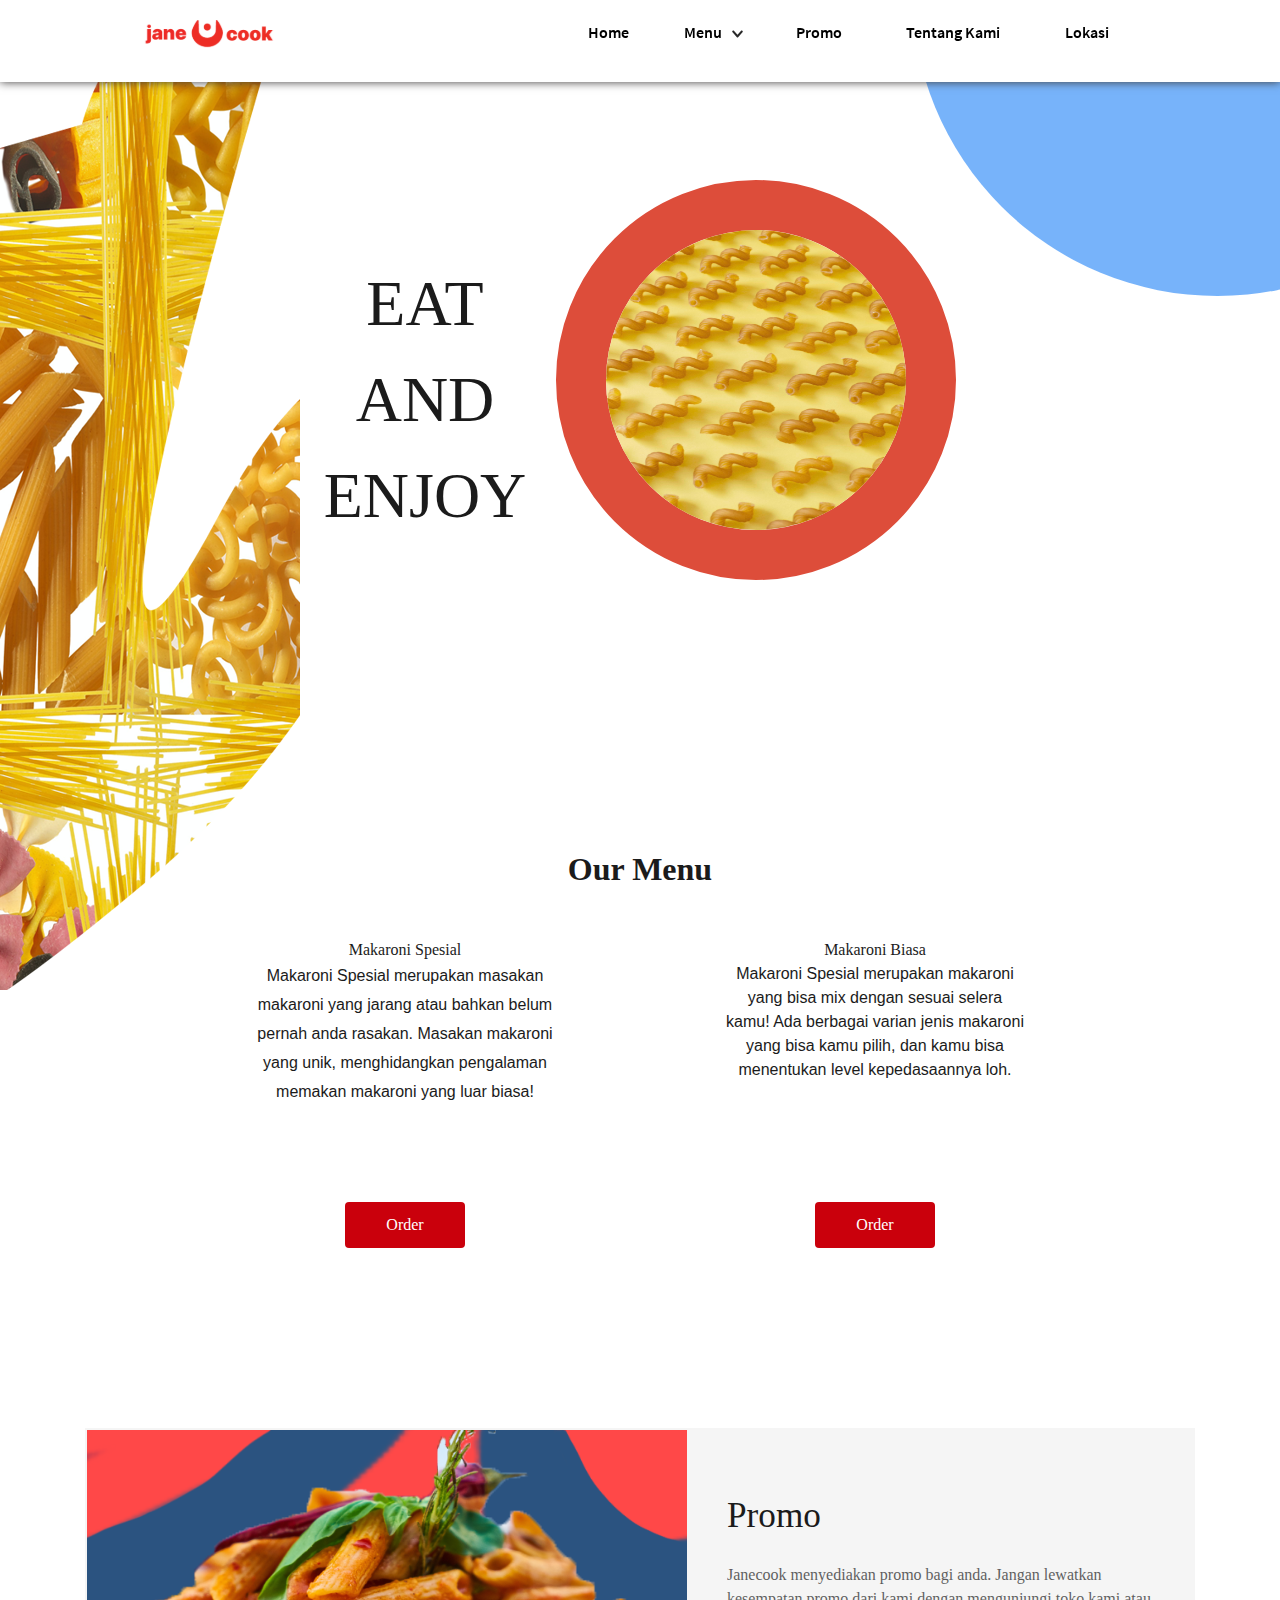
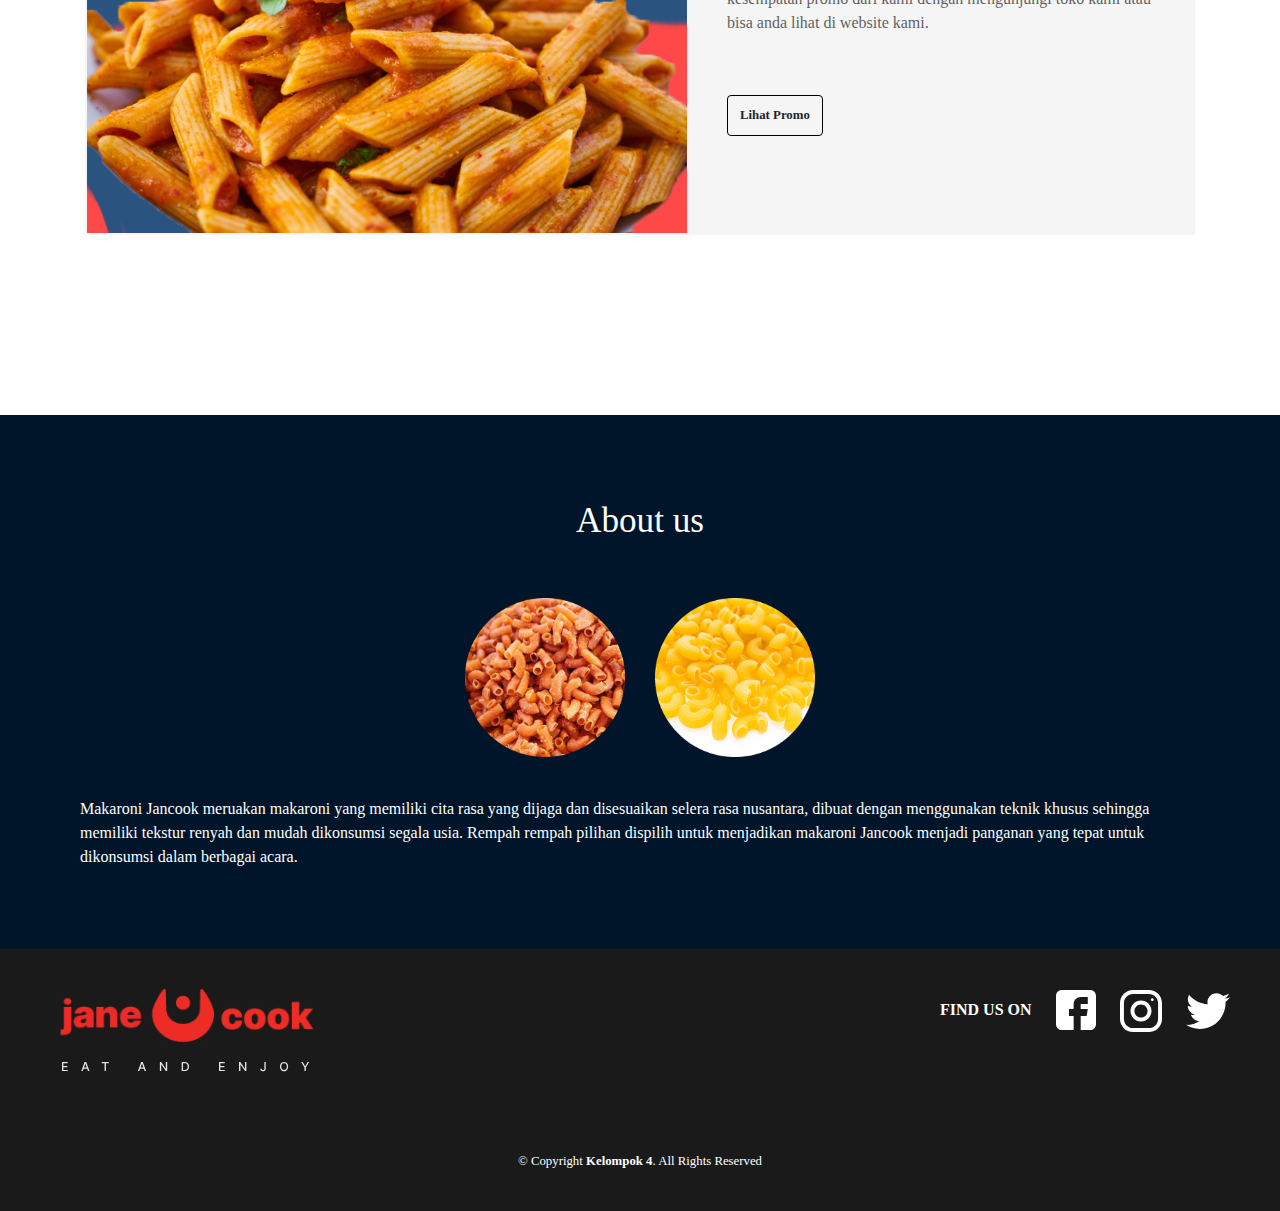
<file: index.html>
<!DOCTYPE html>
<html lang="en">
<head>
    <meta charset="UTF-8">
    <meta name="viewport" content="width=device-width, initial-scale=1.0">
    <title>Home</title>
    <link rel="icon" type="image/gif/png" href="./assets/img/jancok.png">
    <link rel="stylesheet" href="./bootstrap/css/bootstrap.min.css">
    <link rel="stylesheet" href="./assets/css/styles.css">
    <style>
        body{
            overflow-x: hidden;
            color: rgb(27, 27, 27);
        }
    </style>
</head>
<body>
    <nav class="janecook-nav fixed-top">
        <div>
            <svg width="135" height="30" viewBox="0 0 135 30" fill="none" xmlns="http://www.w3.org/2000/svg" xmlns:xlink="http://www.w3.org/1999/xlink">
            <rect width="135" height="30" fill="url(#pattern0)"/>
            <defs>
            <pattern id="pattern0" patternContentUnits="objectBoundingBox" width="1" height="1">
            <use xlink:href="#image0" transform="translate(-0.00673401) scale(0.003367 0.0151515)"/>
            </pattern>
            <image id="image0" width="301" height="66" xlink:href="[data-uri]"/>
            </defs>
            </svg>            
        </div>
        <div>
            <ul>
                <li><a class="link" href="./index.html">Home</a></li>
                <li>
                    <a class=""  href="menu.html" role="button" id="dropdownMenuLink" data-toggle="dropdown" aria-haspopup="true" aria-expanded="false">
                       Menu<span><svg style="margin-left:10px"width="11" height="14" viewBox="0 0 11 14" fill="" xmlns="http://www.w3.org/2000/svg">
                        <path d="M5.08331 10.431L0.311491 5.11692C0.0813503 4.86063 0.0813503 4.44511 0.311491 4.18884L0.868047 3.56904C1.09779 3.31319 1.47015 3.3127 1.70044 3.56795L5.5 7.77946L9.29955 3.56795C9.52983 3.3127 9.90219 3.31319 10.1319 3.56904L10.6885 4.18884C10.9186 4.44514 10.9186 4.86065 10.6885 5.11692L5.9167 10.431C5.68656 10.6873 5.31345 10.6873 5.08331 10.431Z" fill="#292929"/>
                        </svg></span>
                        
                    </a>

                    <div class="dropdown-menu" aria-labelledby="dropdownMenuLink">
                        <a class="dropdown-item" href="./menu.html">Menu</a>
                        <a class="dropdown-item" href="./menu.html?action=edit#menu-biasa">Menu Biasa</a>
                        <a class="dropdown-item" href="./menu.html?action=edit#menu-special">Menu Spesial</a>
                    </div>
                </li>
                <li><a href="./promo.html" class="link">Promo</a></li>
                <li><a href="./tentang-kami.html" class="link">Tentang Kami</a></li>
                <li><a href="./lokasi.html" class="link">Lokasi</a></li>
            </ul>
        </div>
    </nav>
    <div style="position: absolute;right: 0vw;top: -10px;z-index: -10;">
    <svg width="368" height="306" viewBox="0 0 368 306" fill="none" xmlns="http://www.w3.org/2000/svg">
        <circle cx="305.5" cy="0.5" r="305.5" fill="#1C81F6" fill-opacity="0.6"/>
        </svg>
    </div>    
    <div style="position: absolute;left: 0vw;top: -10px;z-index: -9;">
        <img src="./assets/image/kirii.png" alt="" srcset="">
        </div>    
    <main class="container" style="margin-top: 180px;">
        <div class="d-flex flex-column-reverse justify-content-around" style="align-items: center;">
            <div style="margin-top: 40px;margin-right: 10px;">
                <span class="eat-title text-center">EAT</br> AND</br> ENJOY</span>
            </div>
            <div>
                <img src="./assets/img/foodism.jpg"width="400" height="400" style="margin-left:20px;border-radius: 50%;border: 50px solid #dd4d3a;"/>                               
            </div>
        </div>
        <div style="margin-top: 30vh;">
            <div class="text-center menu-titlee"><h2>Our Menu</h2></div>
            <div class="container-seasonal">
                <div class="item">
                    <div class="menu-titlee">
                        Makaroni Spesial
                    </div>
                    <div class="item-content">
                        <p>
                        Makaroni Spesial merupakan masakan makaroni yang jarang 
                        atau bahkan belum pernah anda rasakan. Masakan makaroni
                        yang unik, menghidangkan pengalaman memakan makaroni 
                        yang luar biasa!
                    </p>
                    </div>
                    <div>
                        <button class="btn buttonkuu" onclick="test()">Order</button>
                    </div>
                </div>
                <div class="item">
                    <div class="menu-titlee">
                        Makaroni Biasa
                    </div>
                    <div class="item-content">
                        Makaroni Spesial merupakan makaroni yang bisa mix dengan
                        sesuai selera kamu! Ada berbagai varian jenis makaroni yang 
                        bisa kamu pilih, dan kamu bisa menentukan level 
                        kepedasaannya loh.

                    </div>
                    <div>
                        <button class="btn buttonkuu" id="eaa">Order</button>
                    </div>
                </div>
            </div>
            <!-- <div class="d-flex justify-content-around home-menu-box">
                <div>
                    Makaroni Spesial
                </div>
                <div>
                    Makaroni Biasa
                </div>
            </div> -->
        </div>
        <div style="margin-top: 20vh;" class="boxx">
            <div class="d-flex justify-content-center">
                <div>
                    <img src="./assets/image/proomo.png" width="600" />
                </div>
                <div style="padding: 40px;">
                    <div class="title-box"><span class="title-home">Promo</span></div>
                    <span class="boxx-content">Janecook menyediakan promo bagi anda. Jangan lewatkan 
                    kesempatan promo dari kami dengan mengunjungi toko 
                    kami atau bisa anda lihat  di website kami.</span>
                    <div style="margin: 60px 0px 0px 0px;">
                        <button class="btn btn-promo" onclick="window.location.href = './promo.html';">Lihat Promo</button>
                    </div>
                </div>
            </div>
        </div>
    </main>
    <div style="background-color: #001529;margin-top: 20vh;padding: 80px;color: white;">
        <div style="text-align: center;" class="title-home">About us</div>
        <div style="display:flex;flex-direction:column-reverse;justify-content: space-evenly;margin-top: 50px;">
            <div class="abouttext">
                Makaroni Jancook meruakan makaroni yang memiliki cita rasa yang dijaga dan 
                disesuaikan selera rasa nusantara, dibuat dengan menggunakan teknik khusus 
                sehingga memiliki tekstur renyah dan mudah dikonsumsi segala usia.
                Rempah 
                rempah pilihan dispilih untuk menjadikan makaroni Jancook menjadi panganan
                 yang tepat untuk dikonsumsi dalam berbagai acara.
            </div>
            <div style="display:flex;justify-content: center; padding: 0px 0px 40px 0px;">
                <img src="./assets/image/kering.png" width="160" style="margin-right: 10px;" />
                <img src="./assets//image/basah.png" style="margin-left: 20px" width="160" style="margin-left: 10px;">
            </div>
          </div>
    </div>
    <footer class="janecook-footer">
        <div class="atas">
            <div class="kiri">
                <svg width="291" height="83" viewBox="0 0 301 93" fill="none" xmlns="http://www.w3.org/2000/svg" xmlns:xlink="http://www.w3.org/1999/xlink">
                <path d="M12.1186 92V81.8182H18.5021V83.1406H13.6548V86.2429H18.169V87.5604H13.6548V90.6776H18.5618V92H12.1186ZM35.4142 92H33.7836L37.4476 81.8182H39.2225L42.8865 92H41.2559L38.3773 83.6676H38.2978L35.4142 92ZM35.6877 88.0128H40.9775V89.3054H35.6877V88.0128ZM56.638 83.1406V81.8182H64.5179V83.1406H61.3411V92H59.8098V83.1406H56.638ZM98.8244 92H97.1937L100.858 81.8182H102.633L106.297 92H104.666L101.787 83.6676H101.708L98.8244 92ZM99.0978 88.0128H104.388V89.3054H99.0978V88.0128ZM129.985 81.8182V92H128.573L123.398 84.5327H123.303V92H121.767V81.8182H123.189L128.369 89.2955H128.464V81.8182H129.985ZM149.522 92H146.226V81.8182H149.627C150.624 81.8182 151.481 82.022 152.197 82.4297C152.913 82.834 153.461 83.4157 153.843 84.1747C154.227 84.9304 154.419 85.8369 154.419 86.8942C154.419 87.9548 154.225 88.8662 153.838 89.6286C153.453 90.3909 152.896 90.9775 152.167 91.3885C151.438 91.7962 150.556 92 149.522 92ZM147.762 90.6577H149.438C150.213 90.6577 150.858 90.5118 151.372 90.2202C151.885 89.9252 152.27 89.4993 152.525 88.9425C152.78 88.3823 152.908 87.6996 152.908 86.8942C152.908 86.0954 152.78 85.4176 152.525 84.8608C152.273 84.304 151.897 83.8814 151.396 83.593C150.896 83.3047 150.275 83.1605 149.532 83.1605H147.762V90.6577ZM188.035 92V81.8182H194.418V83.1406H189.571V86.2429H194.085V87.5604H189.571V90.6776H194.478V92H188.035ZM218.688 81.8182V92H217.276L212.101 84.5327H212.006V92H210.47V81.8182H211.892L217.072 89.2955H217.167V81.8182H218.688ZM238.887 81.8182H240.418V89.0369C240.418 89.6899 240.289 90.2483 240.03 90.7124C239.775 91.1764 239.415 91.531 238.951 91.7763C238.487 92.0182 237.944 92.1392 237.32 92.1392C236.747 92.1392 236.232 92.0348 235.774 91.826C235.32 91.6172 234.961 91.3139 234.695 90.9162C234.434 90.5152 234.303 90.0279 234.303 89.4545H235.829C235.829 89.7363 235.894 89.9799 236.023 90.1854C236.155 90.3909 236.336 90.5516 236.565 90.6676C236.797 90.7803 237.062 90.8366 237.36 90.8366C237.685 90.8366 237.96 90.7687 238.186 90.6328C238.414 90.4936 238.588 90.2898 238.708 90.0213C238.827 89.7528 238.887 89.4247 238.887 89.0369V81.8182ZM265.498 86.9091C265.498 87.9962 265.299 88.9309 264.902 89.7131C264.504 90.492 263.959 91.0919 263.266 91.5128C262.577 91.9304 261.793 92.1392 260.914 92.1392C260.033 92.1392 259.246 91.9304 258.553 91.5128C257.864 91.0919 257.32 90.4903 256.922 89.7081C256.525 88.9259 256.326 87.9929 256.326 86.9091C256.326 85.822 256.525 84.889 256.922 84.1101C257.32 83.3279 257.864 82.728 258.553 82.3104C259.246 81.8894 260.033 81.679 260.914 81.679C261.793 81.679 262.577 81.8894 263.266 82.3104C263.959 82.728 264.504 83.3279 264.902 84.1101C265.299 84.889 265.498 85.822 265.498 86.9091ZM263.977 86.9091C263.977 86.0805 263.843 85.3828 263.574 84.8161C263.309 84.246 262.944 83.8151 262.48 83.5234C262.02 83.2285 261.498 83.081 260.914 83.081C260.328 83.081 259.804 83.2285 259.343 83.5234C258.883 83.8151 258.518 84.246 258.25 84.8161C257.984 85.3828 257.852 86.0805 257.852 86.9091C257.852 87.7377 257.984 88.437 258.25 89.0071C258.518 89.5739 258.883 90.0047 259.343 90.2997C259.804 90.5914 260.328 90.7372 260.914 90.7372C261.498 90.7372 262.02 90.5914 262.48 90.2997C262.944 90.0047 263.309 89.5739 263.574 89.0071C263.843 88.437 263.977 87.7377 263.977 86.9091ZM280.095 81.8182H281.84L284.5 86.4467H284.609L287.269 81.8182H289.014L285.32 88.0028V92H283.789V88.0028L280.095 81.8182Z" fill="#E3E3E3"/>
                <rect width="301" height="66" fill="url(#pattern0)"/>
                <defs>
                <pattern id="pattern0" patternContentUnits="objectBoundingBox" width="1" height="1">
                <use xlink:href="#image0" transform="scale(0.00332226 0.0151515)"/>
                </pattern>
                <image id="image0" width="301" height="66" xlink:href="[data-uri]"/>
                </defs>
                </svg>
            </div>
            <div class="kanan">
                <a><b>FIND US ON</b></a>
                <a>
                <svg width="40" height="41" viewBox="0 0 40 41" fill="none" xmlns="http://www.w3.org/2000/svg">
                <path d="M34.1406 0H5.85938C2.62878 0 0 2.63608 0 5.87565V34.2354C0 37.475 2.62878 40.1111 5.85938 40.1111H17.6562V25.9312H12.9688V18.8804H17.6562V14.1016C17.6562 10.2135 20.8102 7.05078 24.6875 7.05078H31.7969V14.1016H24.6875V18.8804H31.7969L30.625 25.9312H24.6875V40.1111H34.1406C37.3712 40.1111 40 37.475 40 34.2354V5.87565C40 2.63608 37.3712 0 34.1406 0Z" fill="white"/>
                </svg>

                </a>
                <a>
                <svg width="42" height="42" viewBox="0 0 42 42" fill="none" xmlns="http://www.w3.org/2000/svg">
                <path d="M28.875 0H13.125C5.87738 0 0 5.87738 0 13.125V28.875C0 36.1226 5.87738 42 13.125 42H28.875C36.1226 42 42 36.1226 42 28.875V13.125C42 5.87738 36.1226 0 28.875 0ZM38.0625 28.875C38.0625 33.9412 33.9412 38.0625 28.875 38.0625H13.125C8.05875 38.0625 3.9375 33.9412 3.9375 28.875V13.125C3.9375 8.05875 8.05875 3.9375 13.125 3.9375H28.875C33.9412 3.9375 38.0625 8.05875 38.0625 13.125V28.875Z" fill="white"/>
                <path d="M21 10.5C15.2014 10.5 10.5 15.2014 10.5 21C10.5 26.7986 15.2014 31.5 21 31.5C26.7986 31.5 31.5 26.7986 31.5 21C31.5 15.2014 26.7986 10.5 21 10.5ZM21 27.5625C17.3828 27.5625 14.4375 24.6173 14.4375 21C14.4375 17.3801 17.3828 14.4375 21 14.4375C24.6173 14.4375 27.5625 17.3801 27.5625 21C27.5625 24.6173 24.6173 27.5625 21 27.5625Z" fill="white"/>
                <path d="M32.2875 11.1117C33.0602 11.1117 33.6866 10.4853 33.6866 9.7126C33.6866 8.93989 33.0602 8.31348 32.2875 8.31348C31.5148 8.31348 30.8884 8.93989 30.8884 9.7126C30.8884 10.4853 31.5148 11.1117 32.2875 11.1117Z" fill="white"/>
                </svg>
                </a>
                <a>
                <svg width="44" height="44" viewBox="0 0 44 44" fill="none" xmlns="http://www.w3.org/2000/svg">
                <g clip-path="url(#clip0)">
                <path d="M44 8.35725C42.3638 9.075 40.6203 9.55075 38.8025 9.78175C40.6725 8.66525 42.0998 6.91075 42.7708 4.796C41.0273 5.8355 39.1022 6.56975 37.0508 6.9795C35.3952 5.21675 33.0357 4.125 30.4618 4.125C25.4677 4.125 21.4473 8.1785 21.4473 13.1478C21.4473 13.8628 21.5077 14.5502 21.6562 15.2047C14.157 14.839 7.52125 11.2448 3.0635 5.7695C2.28525 7.11975 1.82875 8.66525 1.82875 10.329C1.82875 13.453 3.4375 16.2222 5.8355 17.8255C4.38625 17.798 2.9645 17.3772 1.76 16.7145C1.76 16.742 1.76 16.7778 1.76 16.8135C1.76 21.197 4.88675 24.838 8.987 25.6768C8.25275 25.8775 7.4525 25.9737 6.622 25.9737C6.0445 25.9737 5.4615 25.9408 4.91425 25.8197C6.083 29.392 9.3995 32.0182 13.343 32.1035C10.274 34.5042 6.37725 35.9508 2.15875 35.9508C1.419 35.9508 0.7095 35.9177 0 35.827C3.99575 38.4038 8.73125 39.875 13.838 39.875C30.437 39.875 39.512 26.125 39.512 14.2065C39.512 13.8077 39.4982 13.4228 39.479 13.0405C41.2692 11.77 42.7735 10.1832 44 8.35725Z" fill="white"/>
                </g>
                <defs>
                <clipPath id="clip0">
                <rect width="44" height="44" fill="white"/>
                </clipPath>
                </defs>
                </svg>
                </a>
            </div>
        </div>
        <div style="padding:40px" class="bawah">
        © Copyright <b>Kelompok 4</b>. All Rights Reserved
        </div>
    </footer>
    <script src="./assets/js/jquery.js"></script>
    <script src="./assets/js/popper.min.js"></script>
    <script src="./assets/js/bootstrap.min.js"></script>
    <script src="./assets/js/index.js" type="module"></script>
    <script>
        function test(){
            var a = document.createElement("input");
            document.body.appendChild(a)
            a.value="JCNAGIH"
            a.select()
            document.execCommand("copy")
            document.body.removeChild(a)
        }
    </script>
</body>
</html>
</file>
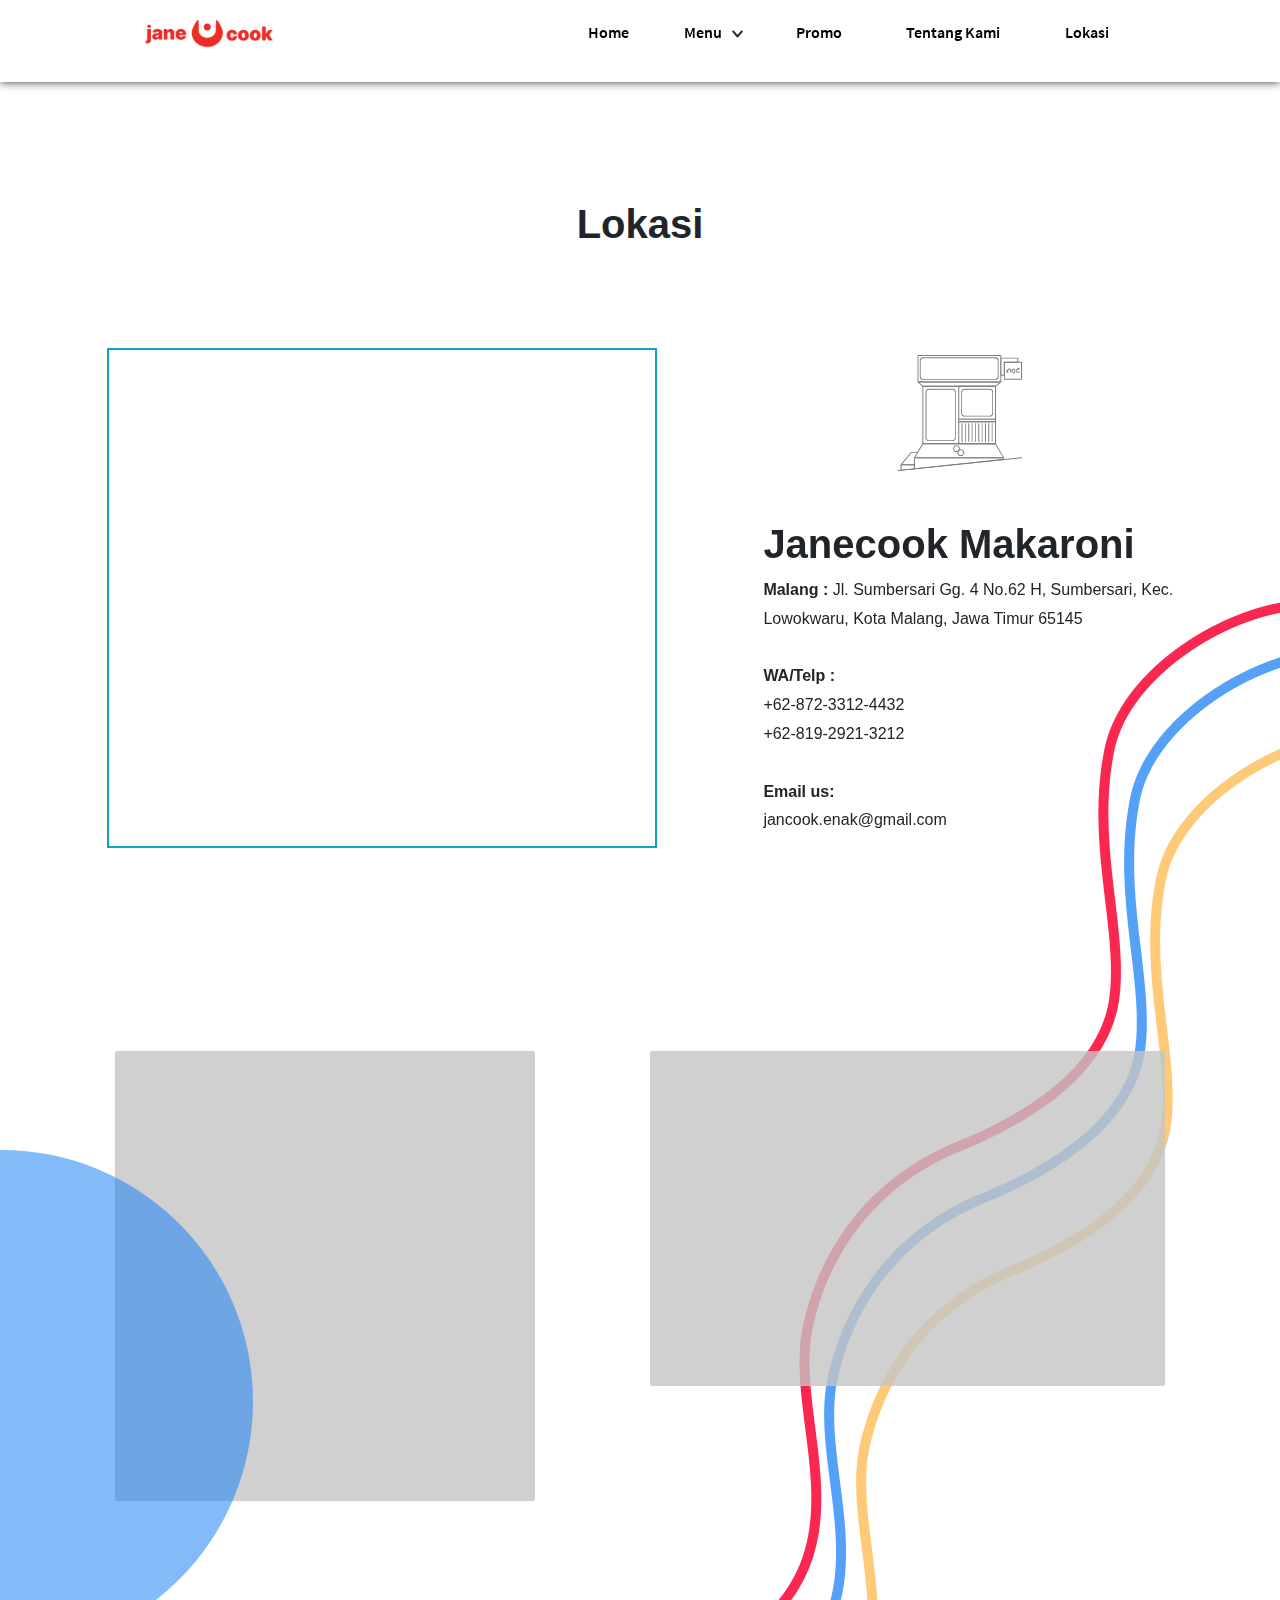
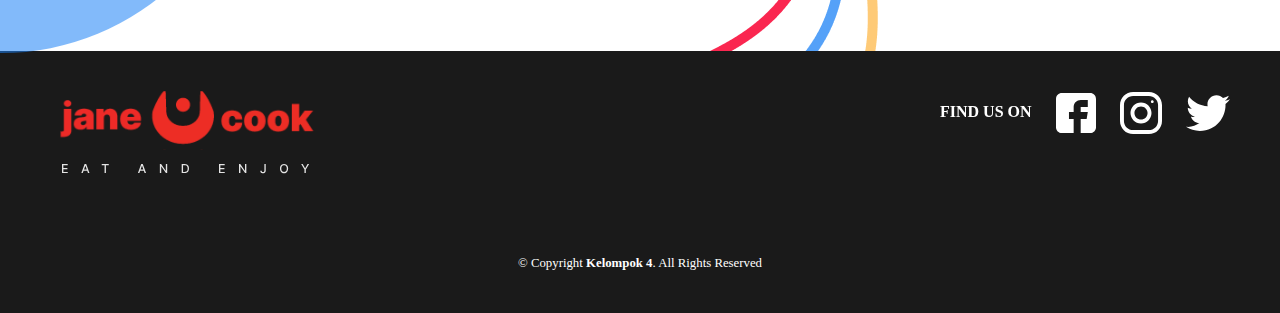
<file: lokasi.html>
<!DOCTYPE html>
<html lang="en">
  <head>
    <meta charset="UTF-8" />
    <meta name="viewport" content="width=device-width, initial-scale=1.0" />
    <title>Lokasi</title>
    <link rel="icon" type="image/gif/png" href="./assets/img/jancok.png" />
    <link rel="stylesheet" href="./bootstrap/css/bootstrap.min.css" />
    <link rel="stylesheet" href="./assets/css/styles.css" />
  </head>
  <body>
    <nav class="janecook-nav fixed-top">
      <div>
        <svg
          width="135"
          height="30"
          viewBox="0 0 135 30"
          fill="none"
          xmlns="http://www.w3.org/2000/svg"
          xmlns:xlink="http://www.w3.org/1999/xlink"
        >
          <rect width="135" height="30" fill="url(#pattern0)" />
          <defs>
            <pattern
              id="pattern0"
              patternContentUnits="objectBoundingBox"
              width="1"
              height="1"
            >
              <use
                xlink:href="#image0"
                transform="translate(-0.00673401) scale(0.003367 0.0151515)"
              />
            </pattern>
            <image
              id="image0"
              width="301"
              height="66"
              xlink:href="[data-uri]"
            />
          </defs>
        </svg>
      </div>
      <div>
        <ul>
          <li><a class="link" href="./index.html">Home</a></li>
          <li>
            <a
              class=""
              href="menu.html"
              role="button"
              id="dropdownMenuLink"
              data-toggle="dropdown"
              aria-haspopup="true"
              aria-expanded="false"
            >
              Menu<span
                ><svg
                  style="margin-left: 10px;"
                  width="11"
                  height="14"
                  viewBox="0 0 11 14"
                  fill=""
                  xmlns="http://www.w3.org/2000/svg"
                >
                  <path
                    d="M5.08331 10.431L0.311491 5.11692C0.0813503 4.86063 0.0813503 4.44511 0.311491 4.18884L0.868047 3.56904C1.09779 3.31319 1.47015 3.3127 1.70044 3.56795L5.5 7.77946L9.29955 3.56795C9.52983 3.3127 9.90219 3.31319 10.1319 3.56904L10.6885 4.18884C10.9186 4.44514 10.9186 4.86065 10.6885 5.11692L5.9167 10.431C5.68656 10.6873 5.31345 10.6873 5.08331 10.431Z"
                    fill="#292929"
                  /></svg
              ></span>
            </a>

            <div class="dropdown-menu" aria-labelledby="dropdownMenuLink">
              <a class="dropdown-item" href="./menu.html">Menu</a>
              <a class="dropdown-item" href="./menu.html?action=edit#menu-biasa"
                >Menu Biasa</a
              >
              <a
                class="dropdown-item"
                href="./menu.html?action=edit#menu-special"
                >Menu Spesial</a
              >
            </div>
          </li>
          <li><a href="./promo.html" class="link">Promo</a></li>
          <li><a href="./tentang-kami.html" class="link">Tentang Kami</a></li>
          <li><a href="./lokasi.html" class="link">Lokasi</a></li>
        </ul>
      </div>
    </nav>
    <div class="title-lokasi">
      <h1>Lokasi</h1>
    </div>

    <div class="detail-lokasi">
      <div class="map">
        <iframe
          src="https://www.google.com/maps/embed?pb=!1m14!1m8!1m3!1d987.8607178539366!2d112.6101152!3d-7.9531014!3m2!1i1024!2i768!4f13.1!3m3!1m2!1s0x0%3A0x28af744dd68a3c87!2sMakaroni%20JaneCook!5e0!3m2!1sen!2sid!4v1587828438703!5m2!1sen!2sid"
          width="600"
          height="450"
          frameborder="0"
          style="border: 0;"
          allowfullscreen=""
          aria-hidden="false"
          tabindex="0"
        ></iframe>
      </div>
      <div class="informasi-lokasi">
        <div class="hero">
          <img src="assets/image/kedai.png" alt="" />
        </div>
        <div class="info">
          <h1>Janecook Makaroni</h1>
          <p>
            <b> Malang : </b> Jl. Sumbersari Gg. 4 No.62 H, Sumbersari, Kec.
            <br />
            Lowokwaru, Kota Malang, Jawa Timur 65145 <br />
            <br />
            <b> WA/Telp : </b> <br />
            +62-872-3312-4432 <br />
            +62-819-2921-3212 <br />
            <br />
            <b> Email us: </b> <br />
            jancook.enak@gmail.com
          </p>
        </div>
      </div>
    </div>
    <div class="container-kotak">
      <div class="kotak1"></div>
      <div class="kotak2"></div>
    </div>
    <div class="garis"><img src="assets/image/garis3.png" alt="" /></div>
    <div class="round-lokasi"></div>
    <footer class="janecook-footer">
      <div class="atas">
        <div class="kiri">
          <svg
            width="291"
            height="83"
            viewBox="0 0 301 93"
            fill="none"
            xmlns="http://www.w3.org/2000/svg"
            xmlns:xlink="http://www.w3.org/1999/xlink"
          >
            <path
              d="M12.1186 92V81.8182H18.5021V83.1406H13.6548V86.2429H18.169V87.5604H13.6548V90.6776H18.5618V92H12.1186ZM35.4142 92H33.7836L37.4476 81.8182H39.2225L42.8865 92H41.2559L38.3773 83.6676H38.2978L35.4142 92ZM35.6877 88.0128H40.9775V89.3054H35.6877V88.0128ZM56.638 83.1406V81.8182H64.5179V83.1406H61.3411V92H59.8098V83.1406H56.638ZM98.8244 92H97.1937L100.858 81.8182H102.633L106.297 92H104.666L101.787 83.6676H101.708L98.8244 92ZM99.0978 88.0128H104.388V89.3054H99.0978V88.0128ZM129.985 81.8182V92H128.573L123.398 84.5327H123.303V92H121.767V81.8182H123.189L128.369 89.2955H128.464V81.8182H129.985ZM149.522 92H146.226V81.8182H149.627C150.624 81.8182 151.481 82.022 152.197 82.4297C152.913 82.834 153.461 83.4157 153.843 84.1747C154.227 84.9304 154.419 85.8369 154.419 86.8942C154.419 87.9548 154.225 88.8662 153.838 89.6286C153.453 90.3909 152.896 90.9775 152.167 91.3885C151.438 91.7962 150.556 92 149.522 92ZM147.762 90.6577H149.438C150.213 90.6577 150.858 90.5118 151.372 90.2202C151.885 89.9252 152.27 89.4993 152.525 88.9425C152.78 88.3823 152.908 87.6996 152.908 86.8942C152.908 86.0954 152.78 85.4176 152.525 84.8608C152.273 84.304 151.897 83.8814 151.396 83.593C150.896 83.3047 150.275 83.1605 149.532 83.1605H147.762V90.6577ZM188.035 92V81.8182H194.418V83.1406H189.571V86.2429H194.085V87.5604H189.571V90.6776H194.478V92H188.035ZM218.688 81.8182V92H217.276L212.101 84.5327H212.006V92H210.47V81.8182H211.892L217.072 89.2955H217.167V81.8182H218.688ZM238.887 81.8182H240.418V89.0369C240.418 89.6899 240.289 90.2483 240.03 90.7124C239.775 91.1764 239.415 91.531 238.951 91.7763C238.487 92.0182 237.944 92.1392 237.32 92.1392C236.747 92.1392 236.232 92.0348 235.774 91.826C235.32 91.6172 234.961 91.3139 234.695 90.9162C234.434 90.5152 234.303 90.0279 234.303 89.4545H235.829C235.829 89.7363 235.894 89.9799 236.023 90.1854C236.155 90.3909 236.336 90.5516 236.565 90.6676C236.797 90.7803 237.062 90.8366 237.36 90.8366C237.685 90.8366 237.96 90.7687 238.186 90.6328C238.414 90.4936 238.588 90.2898 238.708 90.0213C238.827 89.7528 238.887 89.4247 238.887 89.0369V81.8182ZM265.498 86.9091C265.498 87.9962 265.299 88.9309 264.902 89.7131C264.504 90.492 263.959 91.0919 263.266 91.5128C262.577 91.9304 261.793 92.1392 260.914 92.1392C260.033 92.1392 259.246 91.9304 258.553 91.5128C257.864 91.0919 257.32 90.4903 256.922 89.7081C256.525 88.9259 256.326 87.9929 256.326 86.9091C256.326 85.822 256.525 84.889 256.922 84.1101C257.32 83.3279 257.864 82.728 258.553 82.3104C259.246 81.8894 260.033 81.679 260.914 81.679C261.793 81.679 262.577 81.8894 263.266 82.3104C263.959 82.728 264.504 83.3279 264.902 84.1101C265.299 84.889 265.498 85.822 265.498 86.9091ZM263.977 86.9091C263.977 86.0805 263.843 85.3828 263.574 84.8161C263.309 84.246 262.944 83.8151 262.48 83.5234C262.02 83.2285 261.498 83.081 260.914 83.081C260.328 83.081 259.804 83.2285 259.343 83.5234C258.883 83.8151 258.518 84.246 258.25 84.8161C257.984 85.3828 257.852 86.0805 257.852 86.9091C257.852 87.7377 257.984 88.437 258.25 89.0071C258.518 89.5739 258.883 90.0047 259.343 90.2997C259.804 90.5914 260.328 90.7372 260.914 90.7372C261.498 90.7372 262.02 90.5914 262.48 90.2997C262.944 90.0047 263.309 89.5739 263.574 89.0071C263.843 88.437 263.977 87.7377 263.977 86.9091ZM280.095 81.8182H281.84L284.5 86.4467H284.609L287.269 81.8182H289.014L285.32 88.0028V92H283.789V88.0028L280.095 81.8182Z"
              fill="#E3E3E3"
            />
            <rect width="301" height="66" fill="url(#pattern0)" />
            <defs>
              <pattern
                id="pattern0"
                patternContentUnits="objectBoundingBox"
                width="1"
                height="1"
              >
                <use
                  xlink:href="#image0"
                  transform="scale(0.00332226 0.0151515)"
                />
              </pattern>
              <image
                id="image0"
                width="301"
                height="66"
                xlink:href="[data-uri]"
              />
            </defs>
          </svg>
        </div>
        <div class="kanan">
          <a><b>FIND US ON</b></a>
          <a>
            <svg
              width="40"
              height="41"
              viewBox="0 0 40 41"
              fill="none"
              xmlns="http://www.w3.org/2000/svg"
            >
              <path
                d="M34.1406 0H5.85938C2.62878 0 0 2.63608 0 5.87565V34.2354C0 37.475 2.62878 40.1111 5.85938 40.1111H17.6562V25.9312H12.9688V18.8804H17.6562V14.1016C17.6562 10.2135 20.8102 7.05078 24.6875 7.05078H31.7969V14.1016H24.6875V18.8804H31.7969L30.625 25.9312H24.6875V40.1111H34.1406C37.3712 40.1111 40 37.475 40 34.2354V5.87565C40 2.63608 37.3712 0 34.1406 0Z"
                fill="white"
              />
            </svg>
          </a>
          <a>
            <svg
              width="42"
              height="42"
              viewBox="0 0 42 42"
              fill="none"
              xmlns="http://www.w3.org/2000/svg"
            >
              <path
                d="M28.875 0H13.125C5.87738 0 0 5.87738 0 13.125V28.875C0 36.1226 5.87738 42 13.125 42H28.875C36.1226 42 42 36.1226 42 28.875V13.125C42 5.87738 36.1226 0 28.875 0ZM38.0625 28.875C38.0625 33.9412 33.9412 38.0625 28.875 38.0625H13.125C8.05875 38.0625 3.9375 33.9412 3.9375 28.875V13.125C3.9375 8.05875 8.05875 3.9375 13.125 3.9375H28.875C33.9412 3.9375 38.0625 8.05875 38.0625 13.125V28.875Z"
                fill="white"
              />
              <path
                d="M21 10.5C15.2014 10.5 10.5 15.2014 10.5 21C10.5 26.7986 15.2014 31.5 21 31.5C26.7986 31.5 31.5 26.7986 31.5 21C31.5 15.2014 26.7986 10.5 21 10.5ZM21 27.5625C17.3828 27.5625 14.4375 24.6173 14.4375 21C14.4375 17.3801 17.3828 14.4375 21 14.4375C24.6173 14.4375 27.5625 17.3801 27.5625 21C27.5625 24.6173 24.6173 27.5625 21 27.5625Z"
                fill="white"
              />
              <path
                d="M32.2875 11.1117C33.0602 11.1117 33.6866 10.4853 33.6866 9.7126C33.6866 8.93989 33.0602 8.31348 32.2875 8.31348C31.5148 8.31348 30.8884 8.93989 30.8884 9.7126C30.8884 10.4853 31.5148 11.1117 32.2875 11.1117Z"
                fill="white"
              />
            </svg>
          </a>
          <a>
            <svg
              width="44"
              height="44"
              viewBox="0 0 44 44"
              fill="none"
              xmlns="http://www.w3.org/2000/svg"
            >
              <g clip-path="url(#clip0)">
                <path
                  d="M44 8.35725C42.3638 9.075 40.6203 9.55075 38.8025 9.78175C40.6725 8.66525 42.0998 6.91075 42.7708 4.796C41.0273 5.8355 39.1022 6.56975 37.0508 6.9795C35.3952 5.21675 33.0357 4.125 30.4618 4.125C25.4677 4.125 21.4473 8.1785 21.4473 13.1478C21.4473 13.8628 21.5077 14.5502 21.6562 15.2047C14.157 14.839 7.52125 11.2448 3.0635 5.7695C2.28525 7.11975 1.82875 8.66525 1.82875 10.329C1.82875 13.453 3.4375 16.2222 5.8355 17.8255C4.38625 17.798 2.9645 17.3772 1.76 16.7145C1.76 16.742 1.76 16.7778 1.76 16.8135C1.76 21.197 4.88675 24.838 8.987 25.6768C8.25275 25.8775 7.4525 25.9737 6.622 25.9737C6.0445 25.9737 5.4615 25.9408 4.91425 25.8197C6.083 29.392 9.3995 32.0182 13.343 32.1035C10.274 34.5042 6.37725 35.9508 2.15875 35.9508C1.419 35.9508 0.7095 35.9177 0 35.827C3.99575 38.4038 8.73125 39.875 13.838 39.875C30.437 39.875 39.512 26.125 39.512 14.2065C39.512 13.8077 39.4982 13.4228 39.479 13.0405C41.2692 11.77 42.7735 10.1832 44 8.35725Z"
                  fill="white"
                />
              </g>
              <defs>
                <clipPath id="clip0">
                  <rect width="44" height="44" fill="white" />
                </clipPath>
              </defs>
            </svg>
          </a>
        </div>
      </div>
      <div style="padding: 40px;" class="bawah">
        © Copyright <b>Kelompok 4</b>. All Rights Reserved
      </div>
    </footer>
    <script src="./assets/js/jquery.js"></script>
    <script src="./assets/js/popper.min.js"></script>
    <script src="./assets/js/bootstrap.min.js"></script>
    <script src="./assets/js/index.js" type="module"></script>
  </body>
</html>
</file>
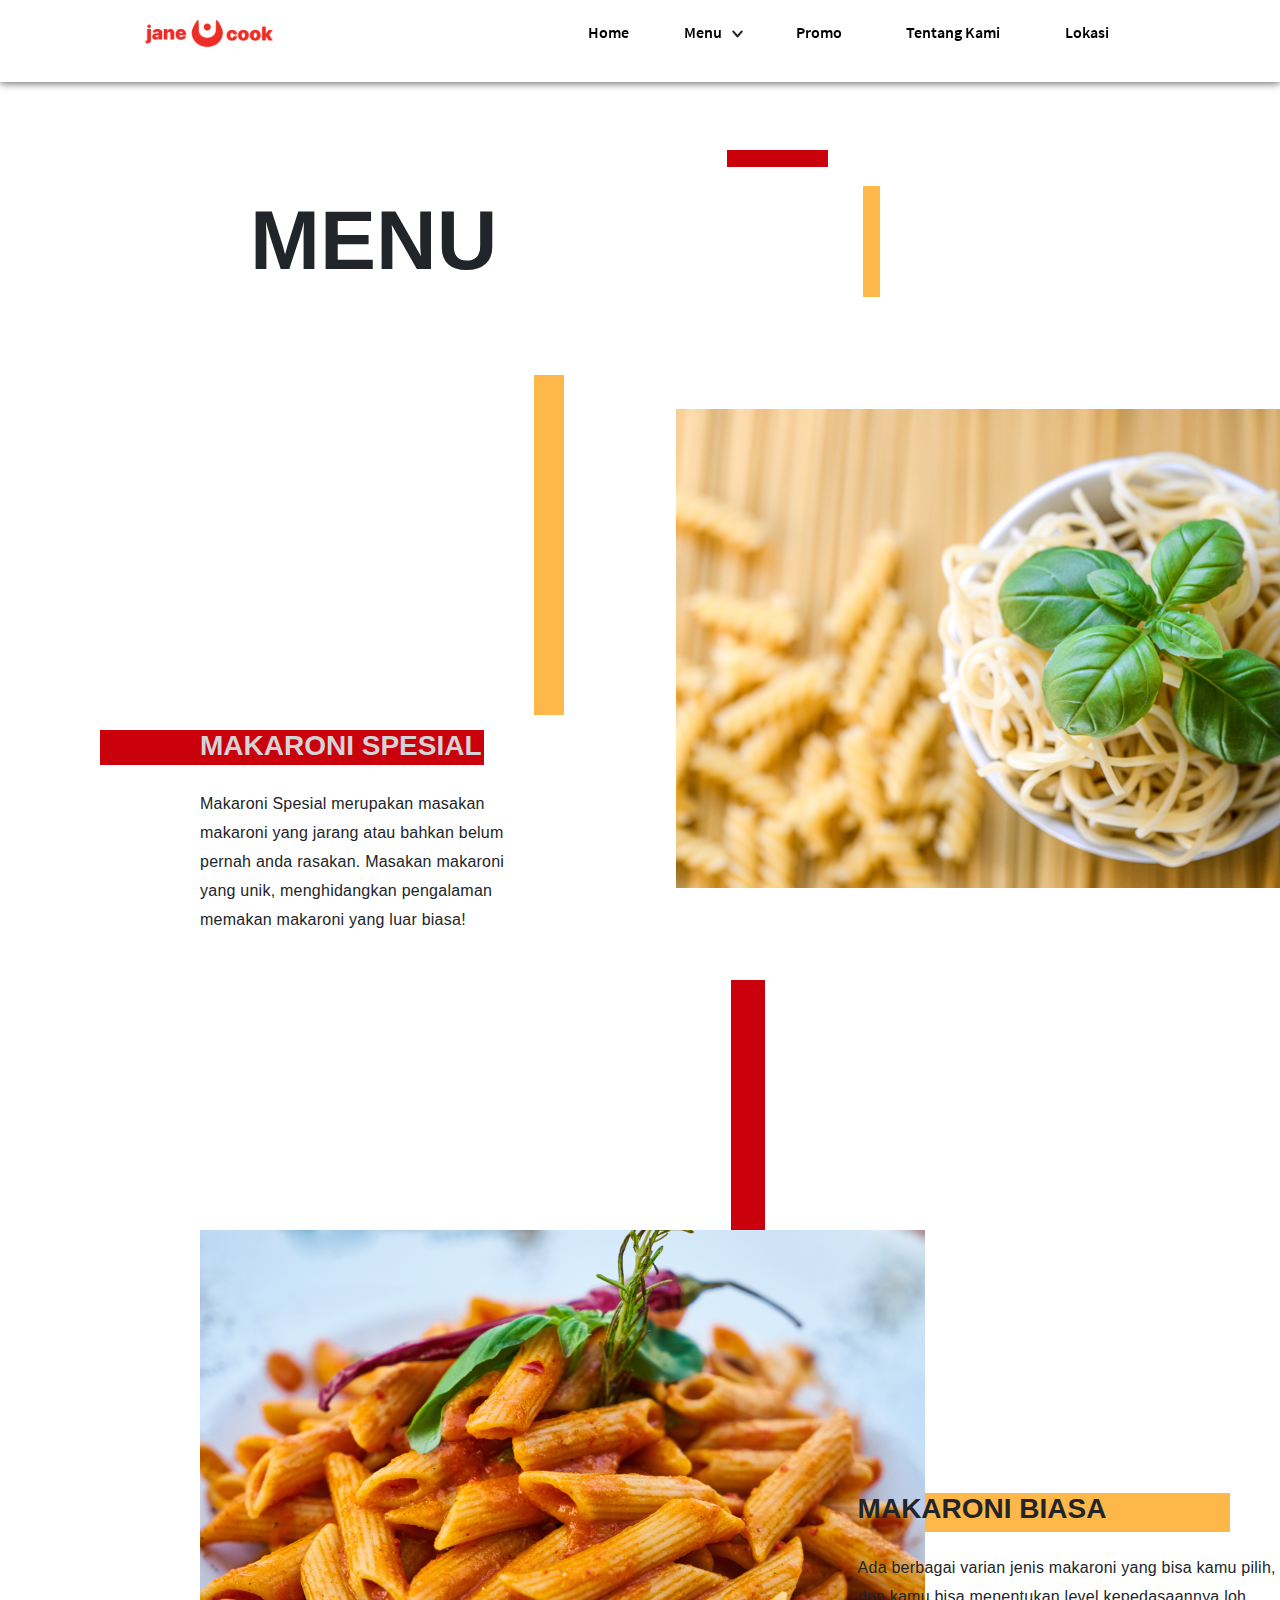
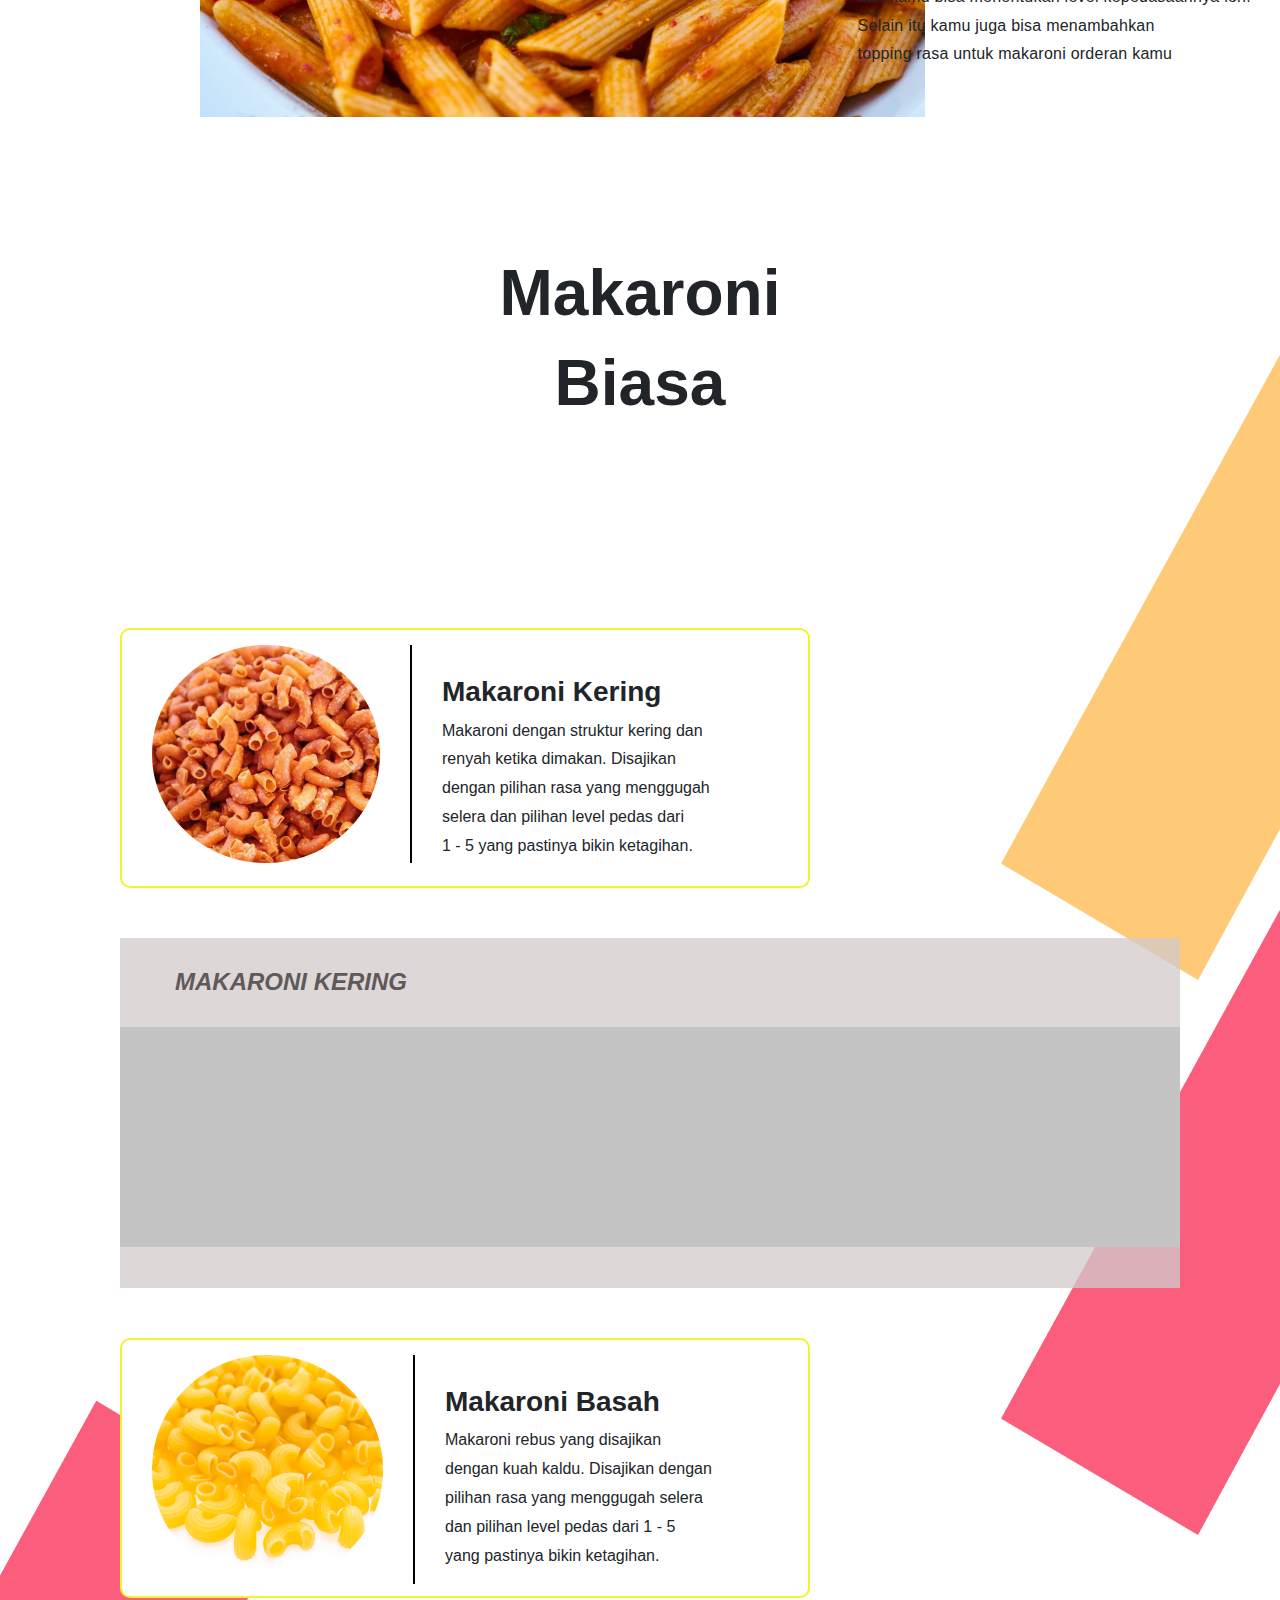
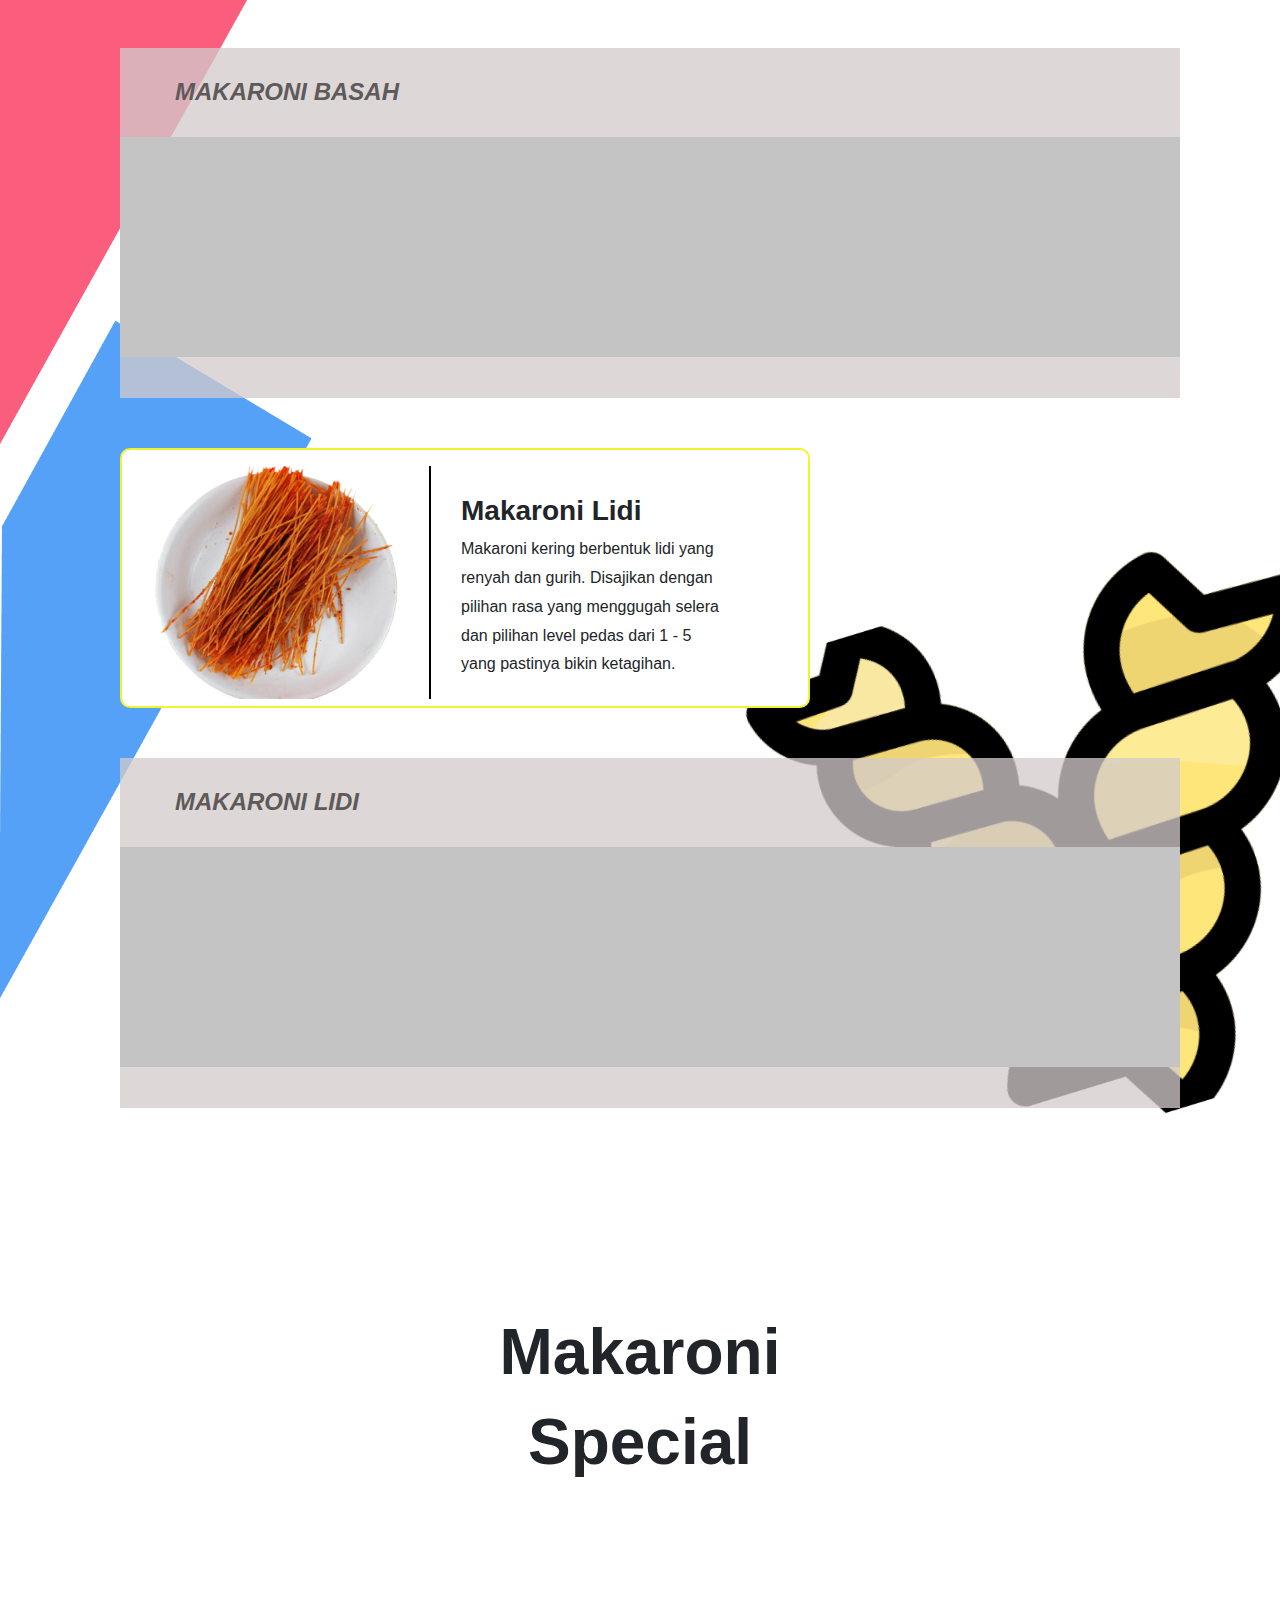
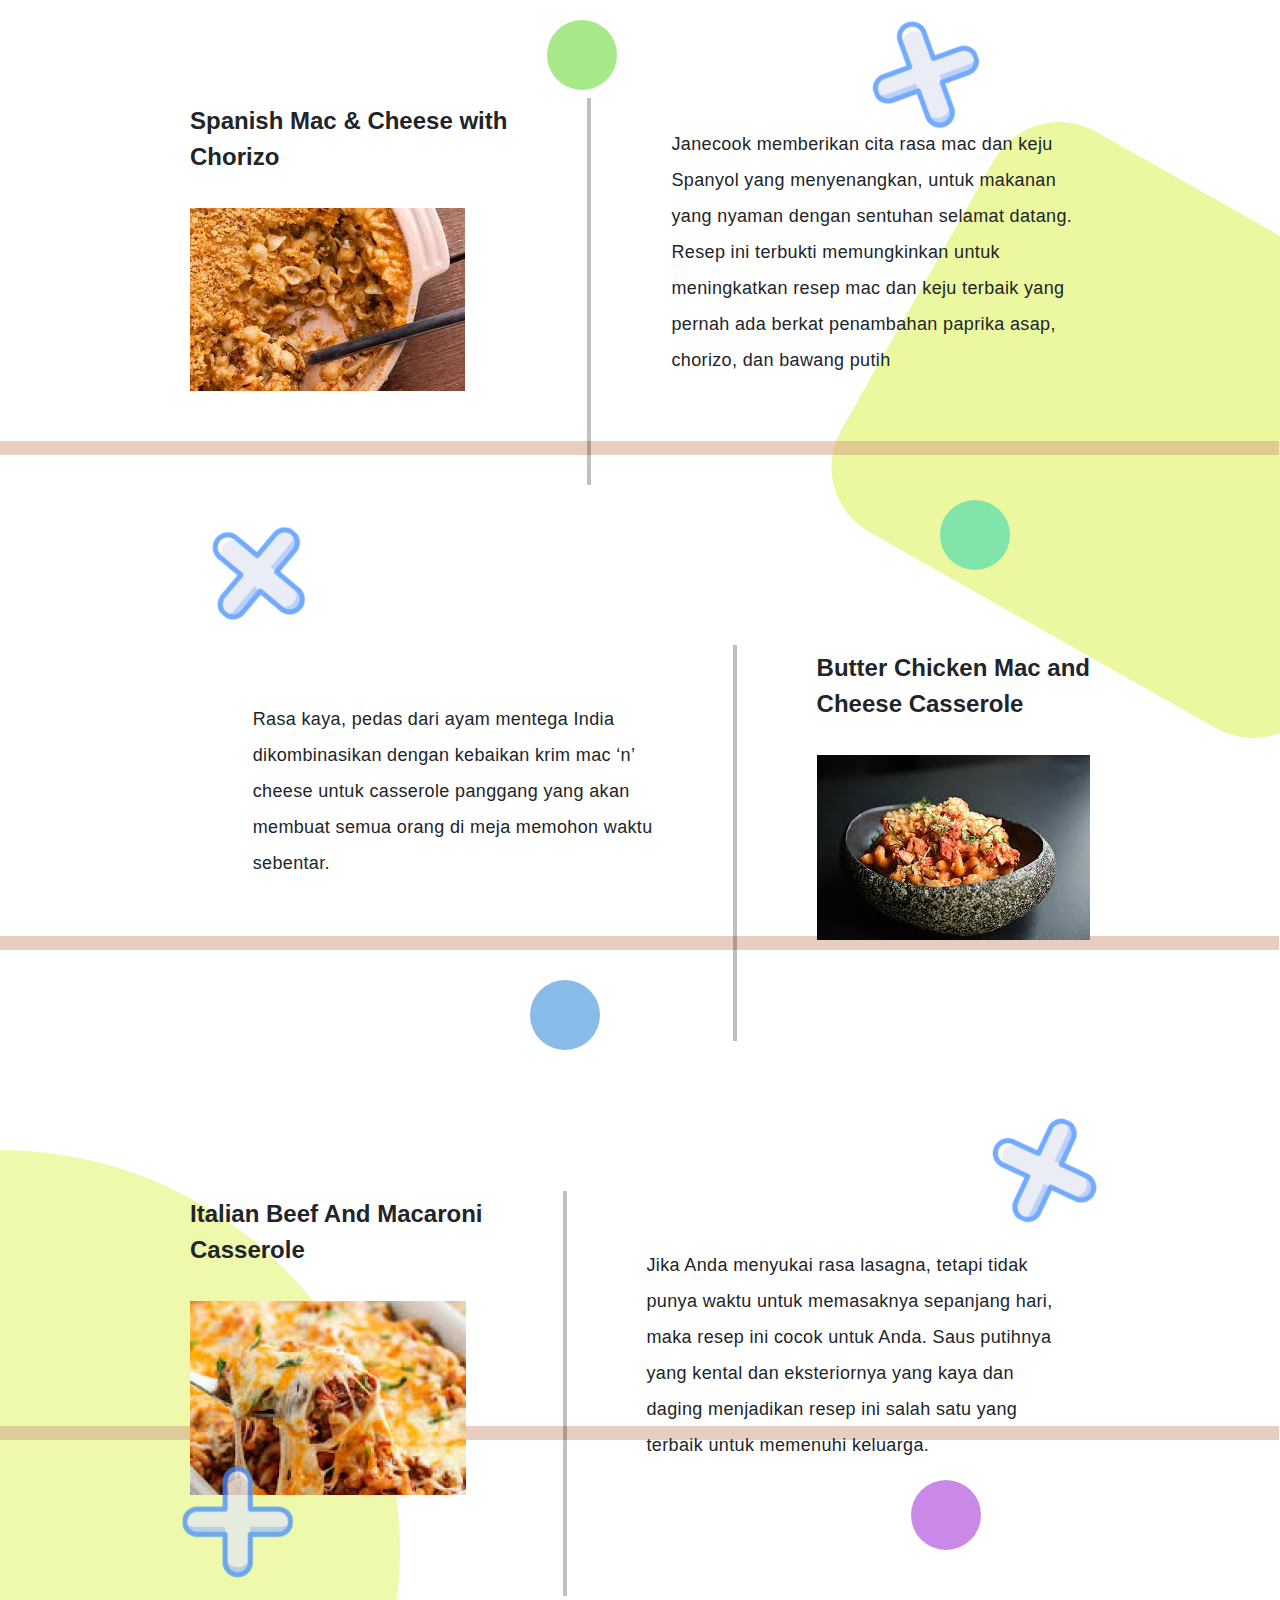
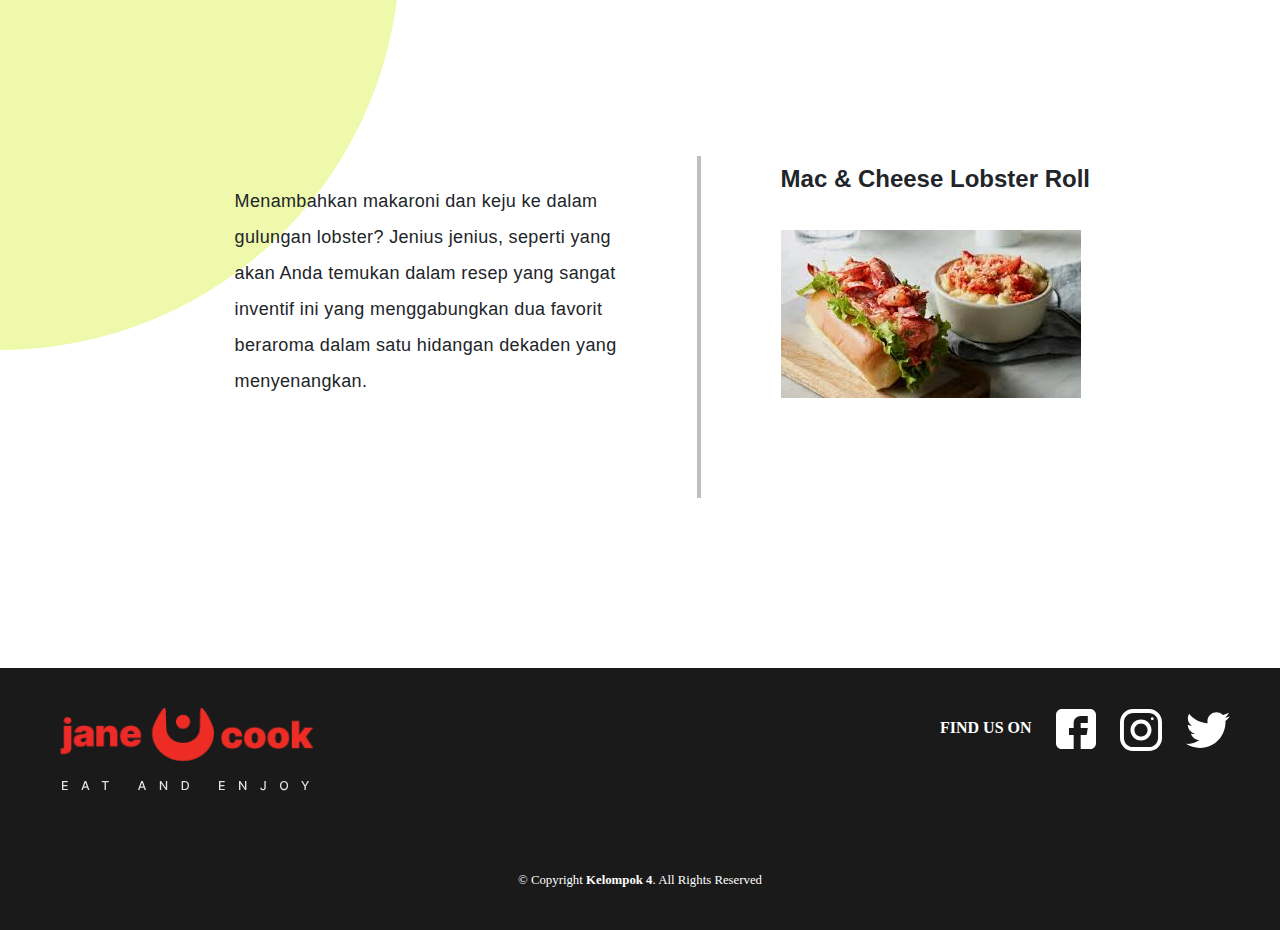
<file: menu.html>
<!DOCTYPE html>
<html lang="en">
  <head>
    <meta charset="UTF-8" />
    <meta name="viewport" content="width=device-width, initial-scale=1.0" />
    <title>Menu</title>
    <link rel="icon" type="image/gif/png" href="./assets/img/jancok.png" />
    <link rel="stylesheet" href="./bootstrap/css/bootstrap.min.css" />
    <link rel="stylesheet" href="./assets/css/styles.css" />
  </head>
  <body>
    <nav class="janecook-nav fixed-top">
      <div>
        <svg
          width="135"
          height="30"
          viewBox="0 0 135 30"
          fill="none"
          xmlns="http://www.w3.org/2000/svg"
          xmlns:xlink="http://www.w3.org/1999/xlink"
        >
          <rect width="135" height="30" fill="url(#pattern0)" />
          <defs>
            <pattern
              id="pattern0"
              patternContentUnits="objectBoundingBox"
              width="1"
              height="1"
            >
              <use
                xlink:href="#image0"
                transform="translate(-0.00673401) scale(0.003367 0.0151515)"
              />
            </pattern>
            <image
              id="image0"
              width="301"
              height="66"
              xlink:href="[data-uri]"
            />
          </defs>
        </svg>
      </div>
      <div>
        <ul>
          <li><a class="link" href="./index.html">Home</a></li>
          <li>
            <a
              class=""
              href="menu.html"
              role="button"
              id="dropdownMenuLink"
              data-toggle="dropdown"
              aria-haspopup="true"
              aria-expanded="false"
            >
              Menu<span
                ><svg
                  style="margin-left: 10px;"
                  width="11"
                  height="14"
                  viewBox="0 0 11 14"
                  fill=""
                  xmlns="http://www.w3.org/2000/svg"
                >
                  <path
                    d="M5.08331 10.431L0.311491 5.11692C0.0813503 4.86063 0.0813503 4.44511 0.311491 4.18884L0.868047 3.56904C1.09779 3.31319 1.47015 3.3127 1.70044 3.56795L5.5 7.77946L9.29955 3.56795C9.52983 3.3127 9.90219 3.31319 10.1319 3.56904L10.6885 4.18884C10.9186 4.44514 10.9186 4.86065 10.6885 5.11692L5.9167 10.431C5.68656 10.6873 5.31345 10.6873 5.08331 10.431Z"
                    fill="#292929"
                  /></svg
              ></span>
            </a>

            <div class="dropdown-menu" aria-labelledby="dropdownMenuLink">
              <a class="dropdown-item" href="./menu.html">Menu</a>
              <a class="dropdown-item" href="./menu.html?action=edit#menu-biasa"
                >Menu Biasa</a
              >
              <a
                class="dropdown-item"
                href="./menu.html?action=edit#menu-special"
                >Menu Spesial</a
              >
            </div>
          </li>
          <li><a href="./promo.html" class="link">Promo</a></li>
          <li><a href="./tentang-kami.html" class="link">Tentang Kami</a></li>
          <li><a href="./lokasi.html" class="link">Lokasi</a></li>
        </ul>
      </div>
    </nav>

    <div class="menu" id="menu">
      <div class="title-menu">
        <h1>MENU</h1>
      </div>
      <div class="hero1-menu">
        <img src="assets/image/pastami.png" alt="" />
      </div>
      <div class="special-menu">
        <h3>MAKARONI SPESIAL</h3>
        <p>
          Makaroni Spesial merupakan masakan <br />
          makaroni yang jarang atau bahkan belum <br />
          pernah anda rasakan. Masakan makaroni <br />
          yang unik, menghidangkan pengalaman <br />
          memakan makaroni yang luar biasa!
        </p>
      </div>
      <div class="hero2-menu">
        <img src="assets//image/pasta1.png" alt="" />
      </div>
      <div class="biasa-menu">
        <h3>MAKARONI BIASA</h3>
        <p>
          Ada berbagai varian jenis makaroni yang bisa kamu pilih, <br />
          dan kamu bisa menentukan level kepedasaannya loh. <br />
          Selain itu kamu juga bisa menambahkan <br />
          topping rasa untuk makaroni orderan kamu
        </p>
      </div>
    </div>

    <div class="makaroni-biasa" id="menu-biasa">
      <div class="title-biasa">
        <h1>
          Makaroni <br />
          Biasa
        </h1>
      </div>
      <div class="kering-biasa">
        <div class="hero-kering">
          <img src="assets/image/kering.png" alt="" />
        </div>
        <div class="caption-kering">
          <h3>Makaroni Kering</h3>
          <p>
            Makaroni dengan struktur kering dan <br />
            renyah ketika dimakan. Disajikan <br />
            dengan pilihan rasa yang menggugah <br />
            selera dan pilihan level pedas dari <br />
            1 - 5 yang pastinya bikin ketagihan.
          </p>
        </div>
      </div>
      <div class="kering-gallery">
        <h4>MAKARONI KERING</h4>
        <div class="box-menu">
          <div class="kering1 gallery"></div>
          <div class="kering2 gallery"></div>
          <div class="kering3 gallery"></div>
        </div>
      </div>
      <div class="basah-biasa">
        <div class="hero-basah">
          <img src="assets/image/basah.png" alt="" />
        </div>
        <div class="caption-basah">
          <h3>Makaroni Basah</h3>
          <p>
            Makaroni rebus yang disajikan <br />
            dengan kuah kaldu. Disajikan dengan <br />
            pilihan rasa yang menggugah selera <br />
            dan pilihan level pedas dari 1 - 5 <br />
            yang pastinya bikin ketagihan.
          </p>
        </div>
      </div>
      <div class="basah-gallery">
        <h4>MAKARONI BASAH</h4>
        <div class="box-menu">
          <div class="basah1 gallery"></div>
          <div class="basah2 gallery"></div>
          <div class="basah3 gallery"></div>
        </div>
      </div>
      <div class="lidi-biasa">
        <div class="hero-lidi">
          <img src="./assets/image/lidi.png" alt="" />
        </div>
        <div class="caption-lidi">
          <h3>Makaroni Lidi</h3>
          <p>
            Makaroni kering berbentuk lidi yang <br />
            renyah dan gurih. Disajikan dengan <br />
            pilihan rasa yang menggugah selera <br />
            dan pilihan level pedas dari 1 - 5 <br />
            yang pastinya bikin ketagihan.
          </p>
        </div>
      </div>
      <div class="lidi-gallery">
        <h4>MAKARONI LIDI</h4>
        <div class="box-menu">
          <div class="lidi1 gallery"></div>
          <div class="lidi2 gallery"></div>
          <div class="lidi3 gallery"></div>
        </div>
      </div>
    </div>

    <div class="makaroni-special" id="menu-special">
      <div class="title-special">
        <h1>
          Makaroni <br />
          Special
        </h1>
      </div>
      <div class="container-special">
        <div class="special1">
          <div class="hero-special1">
            <h2>
              Spanish Mac & Cheese with <br />
              Chorizo
            </h2>
            <img src="./assets/image/pic1.jfif" alt="" />
          </div>
          <div class="caption-special1">
            <p>
              Janecook memberikan cita rasa mac dan keju <br />
              Spanyol yang menyenangkan, untuk makanan <br />
              yang nyaman dengan sentuhan selamat datang. <br />
              Resep ini terbukti memungkinkan untuk <br />
              meningkatkan resep mac dan keju terbaik yang <br />
              pernah ada berkat penambahan paprika asap, <br />
              chorizo, dan bawang putih
            </p>
          </div>
        </div>
        <div class="special2">
          <div class="caption-special2">
            <p>
              Rasa kaya, pedas dari ayam mentega India <br />
              dikombinasikan dengan kebaikan krim mac ‘n’ <br />
              cheese untuk casserole panggang yang akan<br />
              membuat semua orang di meja memohon waktu <br />
              sebentar.
            </p>
          </div>
          <div class="hero-special2">
            <h2>
              Butter Chicken Mac and <br />
              Cheese Casserole
            </h2>
            <img src="./assets/image/pic2.jfif" alt="" />
          </div>
        </div>
        <div class="special3">
          <div class="hero-special3">
            <h2>
              Italian Beef And Macaroni <br />
              Casserole
            </h2>
            <img src="./assets/image/pic3.png" alt="" />
          </div>
          <div class="caption-special3">
            <p>
              Jika Anda menyukai rasa lasagna, tetapi tidak <br />
              punya waktu untuk memasaknya sepanjang hari, <br />
              maka resep ini cocok untuk Anda. Saus putihnya <br />
              yang kental dan eksteriornya yang kaya dan <br />
              daging menjadikan resep ini salah satu yang <br />
              terbaik untuk memenuhi keluarga.
            </p>
          </div>
        </div>
        <div class="special4">
          <div class="caption-special4">
            <p>
              Menambahkan makaroni dan keju ke dalam <br />
              gulungan lobster? Jenius jenius, seperti yang <br />
              akan Anda temukan dalam resep yang sangat <br />
              inventif ini yang menggabungkan dua favorit <br />
              beraroma dalam satu hidangan dekaden yang <br />
              menyenangkan.
            </p>
          </div>
          <div class="hero-special4">
            <h2>Mac & Cheese Lobster Roll</h2>
            <img src="./assets/image/pic4.jfif" alt="" />
          </div>
        </div>
      </div>
    </div>
    <div class="garis-menu">
      <svg
        width="2000"
        height="14"
        viewBox="0 0 1438 14"
        fill="none"
        xmlns="http://www.w3.org/2000/svg"
      >
        <g opacity="0.5">
          <path
            d="M2561 14C2564.87 14 2568 10.866 2568 7V7C2568 3.13401 2564.87 -4.17233e-07 2561 -4.17233e-07L-20 -4.17233e-07C-23.866 -4.17233e-07 -26.9999 3.13401 -26.9999 7V7C-26.9999 10.866 -23.8659 14 -19.9999 14L2561 14Z"
            fill="#5C2100"
          />
          <path
            d="M2561 14C2564.87 14 2568 10.866 2568 7V7C2568 3.13401 2564.87 -4.17233e-07 2561 -4.17233e-07L-20 -4.17233e-07C-23.866 -4.17233e-07 -26.9999 3.13401 -26.9999 7V7C-26.9999 10.866 -23.8659 14 -19.9999 14L2561 14Z"
            fill="#D19F83"
          />
        </g>
      </svg>
    </div>
    <div class="garis2">
      <svg
        width="2000"
        height="14"
        viewBox="0 0 1438 14"
        fill="none"
        xmlns="http://www.w3.org/2000/svg"
      >
        <g opacity="0.5">
          <path
            d="M2561 14C2564.87 14 2568 10.866 2568 7V7C2568 3.13401 2564.87 -4.17233e-07 2561 -4.17233e-07L-20 -4.17233e-07C-23.866 -4.17233e-07 -26.9999 3.13401 -26.9999 7V7C-26.9999 10.866 -23.8659 14 -19.9999 14L2561 14Z"
            fill="#5C2100"
          />
          <path
            d="M2561 14C2564.87 14 2568 10.866 2568 7V7C2568 3.13401 2564.87 -4.17233e-07 2561 -4.17233e-07L-20 -4.17233e-07C-23.866 -4.17233e-07 -26.9999 3.13401 -26.9999 7V7C-26.9999 10.866 -23.8659 14 -19.9999 14L2561 14Z"
            fill="#D19F83"
          />
        </g>
      </svg>
    </div>
    <div class="garis1">
      <svg
        width="2000"
        height="14"
        viewBox="0 0 1438 14"
        fill="none"
        xmlns="http://www.w3.org/2000/svg"
      >
        <g opacity="0.5">
          <path
            d="M2561 14C2564.87 14 2568 10.866 2568 7V7C2568 3.13401 2564.87 -4.17233e-07 2561 -4.17233e-07L-20 -4.17233e-07C-23.866 -4.17233e-07 -26.9999 3.13401 -26.9999 7V7C-26.9999 10.866 -23.8659 14 -19.9999 14L2561 14Z"
            fill="#5C2100"
          />
          <path
            d="M2561 14C2564.87 14 2568 10.866 2568 7V7C2568 3.13401 2564.87 -4.17233e-07 2561 -4.17233e-07L-20 -4.17233e-07C-23.866 -4.17233e-07 -26.9999 3.13401 -26.9999 7V7C-26.9999 10.866 -23.8659 14 -19.9999 14L2561 14Z"
            fill="#D19F83"
          />
        </g>
      </svg>
    </div>
    <div class="lingkaran-menu"></div>
    <div class="kotakan"></div>
    <div class="plus1"><img src="assets/image/plus.png" alt="" /></div>
    <div class="plus2"><img src="assets/image/plus.png" alt="" /></div>
    <div class="plus3"><img src="assets/image/plus.png" alt="" /></div>
    <div class="plus4"><img src="assets/image/plus.png" alt="" /></div>
    <div class="bunder"></div>
    <div class="bunder2"></div>
    <div class="bunder3"></div>
    <div class="bunder4"></div>
    <div class="pasta"><img src="assets/image/pasta.png" alt="" /></div>
    <div class="balok1"><img src="assets/image/balok1.png" alt="" /></div>
    <div class="balok2"><img src="assets/image/balok2.png" alt="" /></div>
    <div class="bingkai-menu1">
      <img src="assets/image/bingkai-menu1.png" alt="" />
    </div>
    <div class="bingkai-menu2"></div>
    <div class="bingkai-menu3"></div>
    <div class="bingkai-menu4"></div>
    <div class="bingkai-menu5"></div>
    <footer class="janecook-footer">
      <div class="atas">
        <div class="kiri">
          <svg
            width="291"
            height="83"
            viewBox="0 0 301 93"
            fill="none"
            xmlns="http://www.w3.org/2000/svg"
            xmlns:xlink="http://www.w3.org/1999/xlink"
          >
            <path
              d="M12.1186 92V81.8182H18.5021V83.1406H13.6548V86.2429H18.169V87.5604H13.6548V90.6776H18.5618V92H12.1186ZM35.4142 92H33.7836L37.4476 81.8182H39.2225L42.8865 92H41.2559L38.3773 83.6676H38.2978L35.4142 92ZM35.6877 88.0128H40.9775V89.3054H35.6877V88.0128ZM56.638 83.1406V81.8182H64.5179V83.1406H61.3411V92H59.8098V83.1406H56.638ZM98.8244 92H97.1937L100.858 81.8182H102.633L106.297 92H104.666L101.787 83.6676H101.708L98.8244 92ZM99.0978 88.0128H104.388V89.3054H99.0978V88.0128ZM129.985 81.8182V92H128.573L123.398 84.5327H123.303V92H121.767V81.8182H123.189L128.369 89.2955H128.464V81.8182H129.985ZM149.522 92H146.226V81.8182H149.627C150.624 81.8182 151.481 82.022 152.197 82.4297C152.913 82.834 153.461 83.4157 153.843 84.1747C154.227 84.9304 154.419 85.8369 154.419 86.8942C154.419 87.9548 154.225 88.8662 153.838 89.6286C153.453 90.3909 152.896 90.9775 152.167 91.3885C151.438 91.7962 150.556 92 149.522 92ZM147.762 90.6577H149.438C150.213 90.6577 150.858 90.5118 151.372 90.2202C151.885 89.9252 152.27 89.4993 152.525 88.9425C152.78 88.3823 152.908 87.6996 152.908 86.8942C152.908 86.0954 152.78 85.4176 152.525 84.8608C152.273 84.304 151.897 83.8814 151.396 83.593C150.896 83.3047 150.275 83.1605 149.532 83.1605H147.762V90.6577ZM188.035 92V81.8182H194.418V83.1406H189.571V86.2429H194.085V87.5604H189.571V90.6776H194.478V92H188.035ZM218.688 81.8182V92H217.276L212.101 84.5327H212.006V92H210.47V81.8182H211.892L217.072 89.2955H217.167V81.8182H218.688ZM238.887 81.8182H240.418V89.0369C240.418 89.6899 240.289 90.2483 240.03 90.7124C239.775 91.1764 239.415 91.531 238.951 91.7763C238.487 92.0182 237.944 92.1392 237.32 92.1392C236.747 92.1392 236.232 92.0348 235.774 91.826C235.32 91.6172 234.961 91.3139 234.695 90.9162C234.434 90.5152 234.303 90.0279 234.303 89.4545H235.829C235.829 89.7363 235.894 89.9799 236.023 90.1854C236.155 90.3909 236.336 90.5516 236.565 90.6676C236.797 90.7803 237.062 90.8366 237.36 90.8366C237.685 90.8366 237.96 90.7687 238.186 90.6328C238.414 90.4936 238.588 90.2898 238.708 90.0213C238.827 89.7528 238.887 89.4247 238.887 89.0369V81.8182ZM265.498 86.9091C265.498 87.9962 265.299 88.9309 264.902 89.7131C264.504 90.492 263.959 91.0919 263.266 91.5128C262.577 91.9304 261.793 92.1392 260.914 92.1392C260.033 92.1392 259.246 91.9304 258.553 91.5128C257.864 91.0919 257.32 90.4903 256.922 89.7081C256.525 88.9259 256.326 87.9929 256.326 86.9091C256.326 85.822 256.525 84.889 256.922 84.1101C257.32 83.3279 257.864 82.728 258.553 82.3104C259.246 81.8894 260.033 81.679 260.914 81.679C261.793 81.679 262.577 81.8894 263.266 82.3104C263.959 82.728 264.504 83.3279 264.902 84.1101C265.299 84.889 265.498 85.822 265.498 86.9091ZM263.977 86.9091C263.977 86.0805 263.843 85.3828 263.574 84.8161C263.309 84.246 262.944 83.8151 262.48 83.5234C262.02 83.2285 261.498 83.081 260.914 83.081C260.328 83.081 259.804 83.2285 259.343 83.5234C258.883 83.8151 258.518 84.246 258.25 84.8161C257.984 85.3828 257.852 86.0805 257.852 86.9091C257.852 87.7377 257.984 88.437 258.25 89.0071C258.518 89.5739 258.883 90.0047 259.343 90.2997C259.804 90.5914 260.328 90.7372 260.914 90.7372C261.498 90.7372 262.02 90.5914 262.48 90.2997C262.944 90.0047 263.309 89.5739 263.574 89.0071C263.843 88.437 263.977 87.7377 263.977 86.9091ZM280.095 81.8182H281.84L284.5 86.4467H284.609L287.269 81.8182H289.014L285.32 88.0028V92H283.789V88.0028L280.095 81.8182Z"
              fill="#E3E3E3"
            />
            <rect width="301" height="66" fill="url(#pattern0)" />
            <defs>
              <pattern
                id="pattern0"
                patternContentUnits="objectBoundingBox"
                width="1"
                height="1"
              >
                <use
                  xlink:href="#image0"
                  transform="scale(0.00332226 0.0151515)"
                />
              </pattern>
              <image
                id="image0"
                width="301"
                height="66"
                xlink:href="[data-uri]"
              />
            </defs>
          </svg>
        </div>
        <div class="kanan">
          <a><b>FIND US ON</b></a>
          <a>
            <svg
              width="40"
              height="41"
              viewBox="0 0 40 41"
              fill="none"
              xmlns="http://www.w3.org/2000/svg"
            >
              <path
                d="M34.1406 0H5.85938C2.62878 0 0 2.63608 0 5.87565V34.2354C0 37.475 2.62878 40.1111 5.85938 40.1111H17.6562V25.9312H12.9688V18.8804H17.6562V14.1016C17.6562 10.2135 20.8102 7.05078 24.6875 7.05078H31.7969V14.1016H24.6875V18.8804H31.7969L30.625 25.9312H24.6875V40.1111H34.1406C37.3712 40.1111 40 37.475 40 34.2354V5.87565C40 2.63608 37.3712 0 34.1406 0Z"
                fill="white"
              />
            </svg>
          </a>
          <a>
            <svg
              width="42"
              height="42"
              viewBox="0 0 42 42"
              fill="none"
              xmlns="http://www.w3.org/2000/svg"
            >
              <path
                d="M28.875 0H13.125C5.87738 0 0 5.87738 0 13.125V28.875C0 36.1226 5.87738 42 13.125 42H28.875C36.1226 42 42 36.1226 42 28.875V13.125C42 5.87738 36.1226 0 28.875 0ZM38.0625 28.875C38.0625 33.9412 33.9412 38.0625 28.875 38.0625H13.125C8.05875 38.0625 3.9375 33.9412 3.9375 28.875V13.125C3.9375 8.05875 8.05875 3.9375 13.125 3.9375H28.875C33.9412 3.9375 38.0625 8.05875 38.0625 13.125V28.875Z"
                fill="white"
              />
              <path
                d="M21 10.5C15.2014 10.5 10.5 15.2014 10.5 21C10.5 26.7986 15.2014 31.5 21 31.5C26.7986 31.5 31.5 26.7986 31.5 21C31.5 15.2014 26.7986 10.5 21 10.5ZM21 27.5625C17.3828 27.5625 14.4375 24.6173 14.4375 21C14.4375 17.3801 17.3828 14.4375 21 14.4375C24.6173 14.4375 27.5625 17.3801 27.5625 21C27.5625 24.6173 24.6173 27.5625 21 27.5625Z"
                fill="white"
              />
              <path
                d="M32.2875 11.1117C33.0602 11.1117 33.6866 10.4853 33.6866 9.7126C33.6866 8.93989 33.0602 8.31348 32.2875 8.31348C31.5148 8.31348 30.8884 8.93989 30.8884 9.7126C30.8884 10.4853 31.5148 11.1117 32.2875 11.1117Z"
                fill="white"
              />
            </svg>
          </a>
          <a>
            <svg
              width="44"
              height="44"
              viewBox="0 0 44 44"
              fill="none"
              xmlns="http://www.w3.org/2000/svg"
            >
              <g clip-path="url(#clip0)">
                <path
                  d="M44 8.35725C42.3638 9.075 40.6203 9.55075 38.8025 9.78175C40.6725 8.66525 42.0998 6.91075 42.7708 4.796C41.0273 5.8355 39.1022 6.56975 37.0508 6.9795C35.3952 5.21675 33.0357 4.125 30.4618 4.125C25.4677 4.125 21.4473 8.1785 21.4473 13.1478C21.4473 13.8628 21.5077 14.5502 21.6562 15.2047C14.157 14.839 7.52125 11.2448 3.0635 5.7695C2.28525 7.11975 1.82875 8.66525 1.82875 10.329C1.82875 13.453 3.4375 16.2222 5.8355 17.8255C4.38625 17.798 2.9645 17.3772 1.76 16.7145C1.76 16.742 1.76 16.7778 1.76 16.8135C1.76 21.197 4.88675 24.838 8.987 25.6768C8.25275 25.8775 7.4525 25.9737 6.622 25.9737C6.0445 25.9737 5.4615 25.9408 4.91425 25.8197C6.083 29.392 9.3995 32.0182 13.343 32.1035C10.274 34.5042 6.37725 35.9508 2.15875 35.9508C1.419 35.9508 0.7095 35.9177 0 35.827C3.99575 38.4038 8.73125 39.875 13.838 39.875C30.437 39.875 39.512 26.125 39.512 14.2065C39.512 13.8077 39.4982 13.4228 39.479 13.0405C41.2692 11.77 42.7735 10.1832 44 8.35725Z"
                  fill="white"
                />
              </g>
              <defs>
                <clipPath id="clip0">
                  <rect width="44" height="44" fill="white" />
                </clipPath>
              </defs>
            </svg>
          </a>
        </div>
      </div>
      <div style="padding: 40px;" class="bawah">
        © Copyright <b>Kelompok 4</b>. All Rights Reserved
      </div>
    </footer>
    <script src="./assets/js/jquery.js"></script>
    <script src="./assets/js/popper.min.js"></script>
    <script src="./assets/js/bootstrap.min.js"></script>
    <script src="./assets/js/index.js" type="module"></script>
  </body>
</html>
</file>
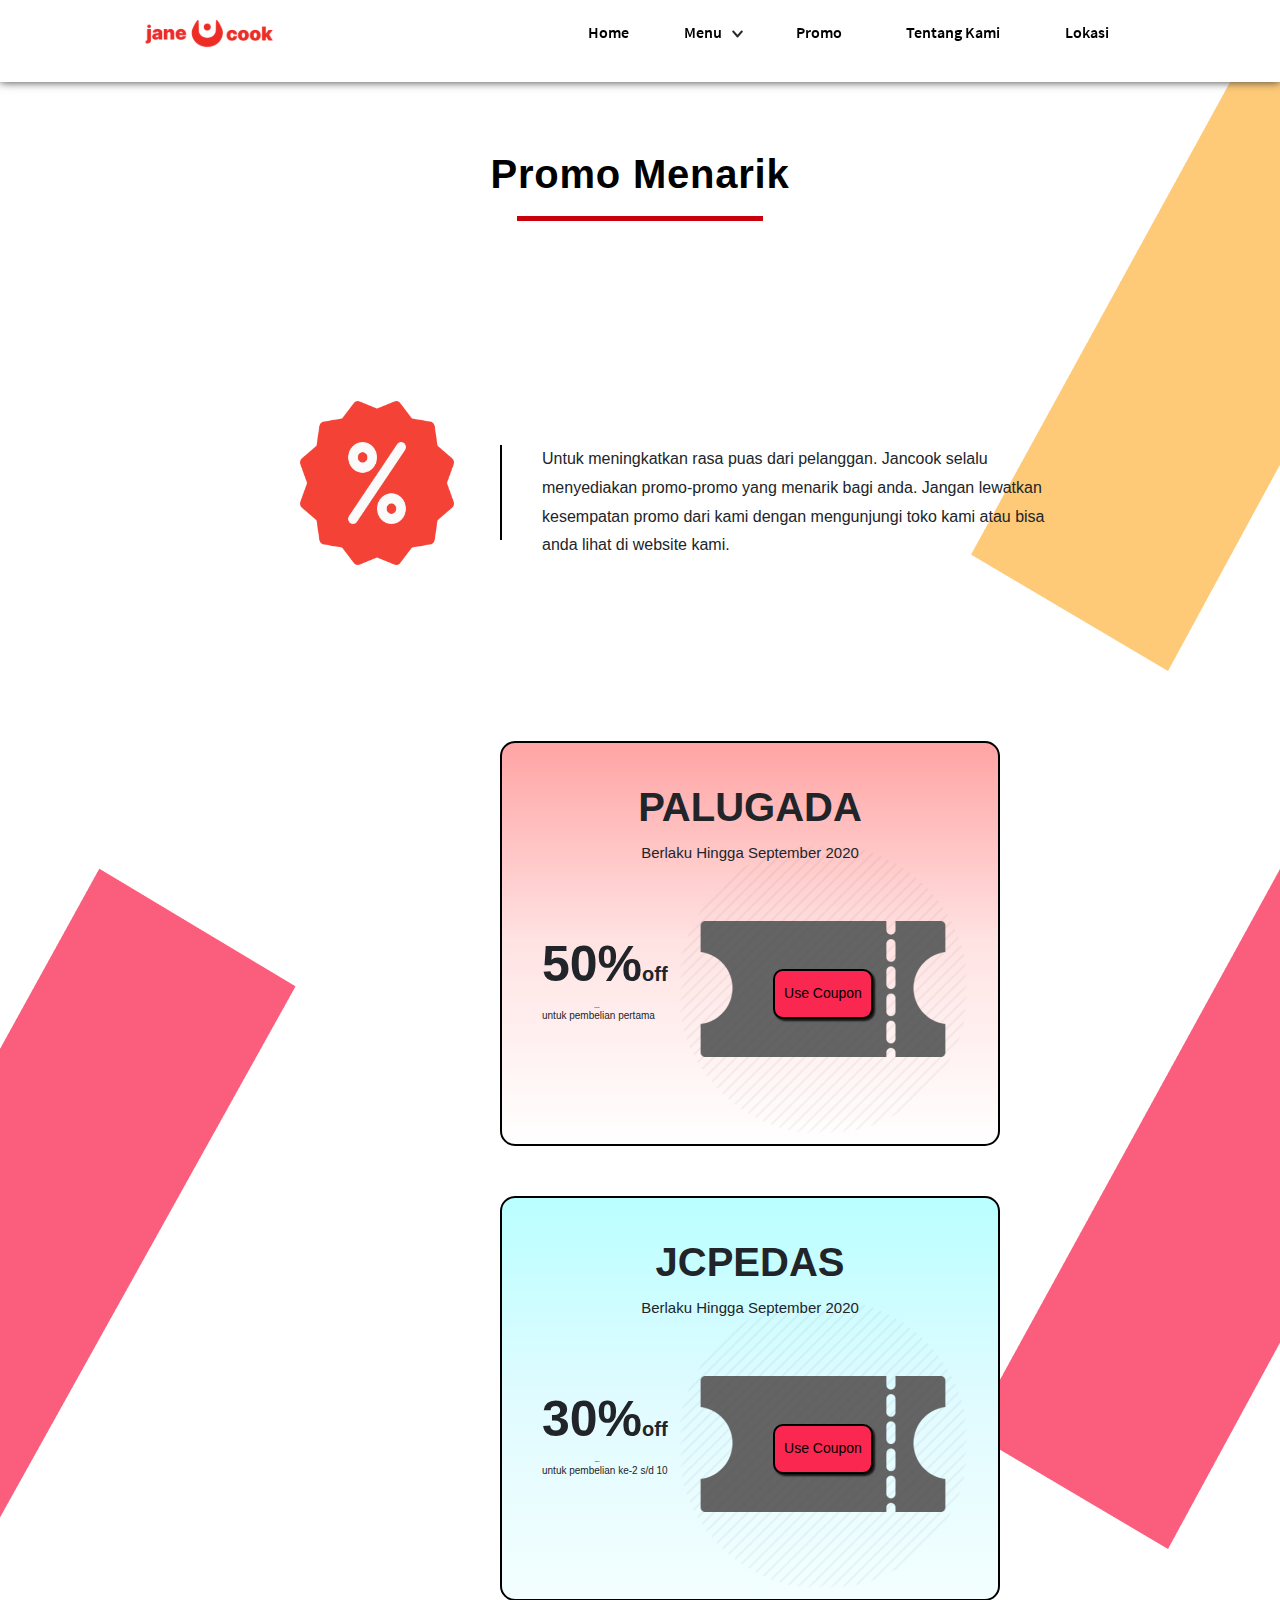
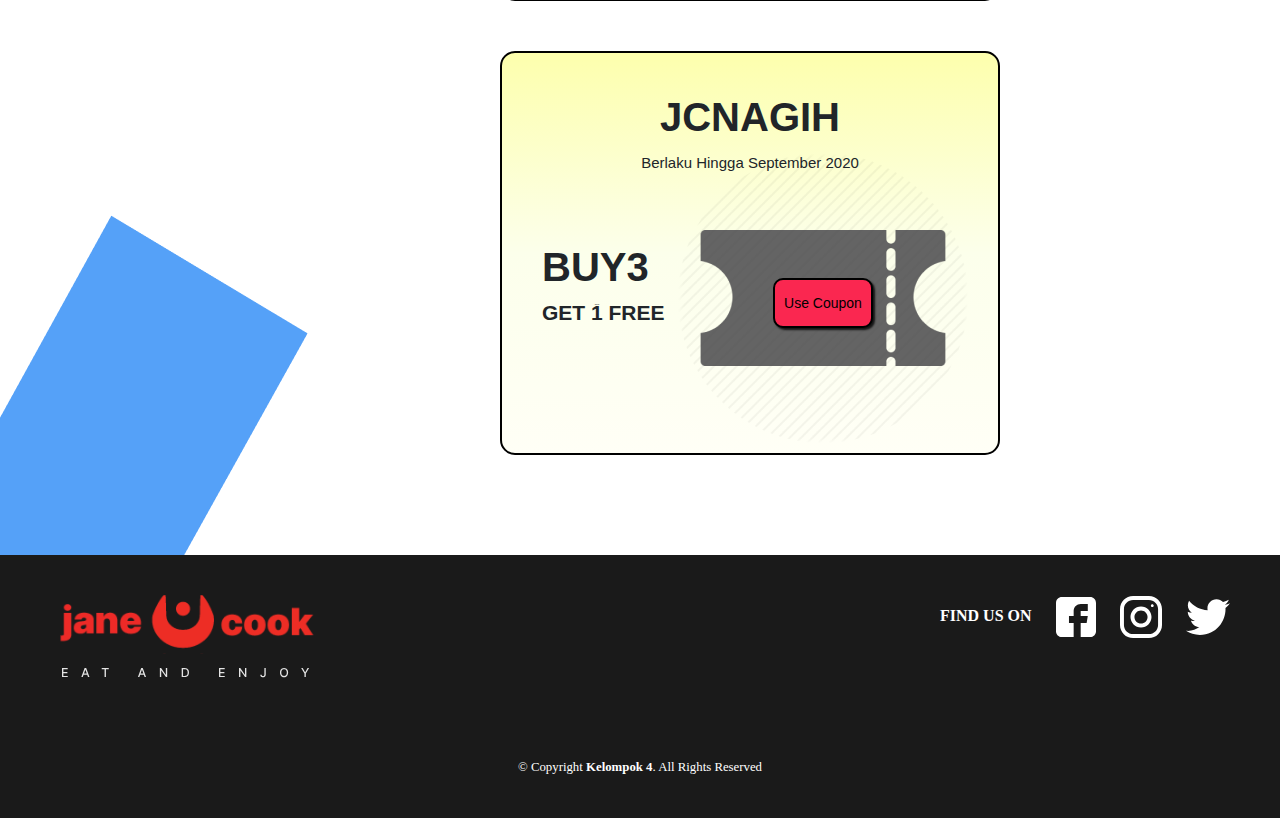
<file: promo.html>
<!DOCTYPE html>
<html lang="en">
  <head>
    <meta charset="UTF-8" />
    <meta name="viewport" content="width=device-width, initial-scale=1.0" />
    <title>Promo</title>
    <link rel="icon" type="image/gif/png" href="./assets/img/jancok.png" />
    <link rel="stylesheet" href="./bootstrap/css/bootstrap.min.css" />
    <link rel="stylesheet" href="./assets/css/styles.css" />
    <link rel="stylesheet" href="./assets/css/promo.css" />
    <script src="./assets/js/promoCopyTeks.js"></script>
  </head>
  <body>
    <nav class="janecook-nav fixed-top">
      <div>
        <svg
          width="135"
          height="30"
          viewBox="0 0 135 30"
          fill="none"
          xmlns="http://www.w3.org/2000/svg"
          xmlns:xlink="http://www.w3.org/1999/xlink"
        >
          <rect width="135" height="30" fill="url(#pattern0)" />
          <defs>
            <pattern
              id="pattern0"
              patternContentUnits="objectBoundingBox"
              width="1"
              height="1"
            >
              <use
                xlink:href="#image0"
                transform="translate(-0.00673401) scale(0.003367 0.0151515)"
              />
            </pattern>
            <image
              id="image0"
              width="301"
              height="66"
              xlink:href="[data-uri]"
            />
          </defs>
        </svg>
      </div>
      <div>
        <ul>
          <li><a class="link" href="./index.html">Home</a></li>
          <li>
            <a
              class=""
              href="menu.html"
              role="button"
              id="dropdownMenuLink"
              data-toggle="dropdown"
              aria-haspopup="true"
              aria-expanded="false"
            >
              Menu<span
                ><svg
                  style="margin-left: 10px;"
                  width="11"
                  height="14"
                  viewBox="0 0 11 14"
                  fill=""
                  xmlns="http://www.w3.org/2000/svg"
                >
                  <path
                    d="M5.08331 10.431L0.311491 5.11692C0.0813503 4.86063 0.0813503 4.44511 0.311491 4.18884L0.868047 3.56904C1.09779 3.31319 1.47015 3.3127 1.70044 3.56795L5.5 7.77946L9.29955 3.56795C9.52983 3.3127 9.90219 3.31319 10.1319 3.56904L10.6885 4.18884C10.9186 4.44514 10.9186 4.86065 10.6885 5.11692L5.9167 10.431C5.68656 10.6873 5.31345 10.6873 5.08331 10.431Z"
                    fill="#292929"
                  /></svg
              ></span>
            </a>

            <div class="dropdown-menu" aria-labelledby="dropdownMenuLink">
              <a class="dropdown-item" href="./menu.html">Menu</a>
              <a class="dropdown-item" href="./menu.html?action=edit#menu-biasa"
                >Menu Biasa</a
              >
              <a
                class="dropdown-item"
                href="./menu.html?action=edit#menu-special"
                >Menu Spesial</a
              >
            </div>
          </li>
          <li><a href="./promo.html" class="link">Promo</a></li>
          <li><a href="./tentang-kami.html" class="link">Tentang Kami</a></li>
          <li><a href="./lokasi.html" class="link">Lokasi</a></li>
        </ul>
      </div>
    </nav>

    <div class="judulAtas">
      <h1>Promo Menarik</h1>
    </div>
    <div class="kotak-merah"></div>

    <div class="description">
      <span>
        <img src="./assets/gambar/sale.png" alt="discount.png" />
      </span>
      <span>
        <p>
          Untuk meningkatkan rasa puas dari pelanggan. Jancook selalu
          menyediakan promo-promo yang menarik bagi anda. Jangan lewatkan
          kesempatan promo dari kami dengan mengunjungi toko kami atau bisa anda
          lihat di website kami.
        </p>
      </span>
    </div>

    <div class="kupon">
      <div class="Palugada">
        <div class="deskProduk">
          <h3>PALUGADA</h3>
          <p>Berlaku Hingga September 2020</p>
        </div>
        <div class="disc">
          <h3>50%<span class="off">off</span></h3>
          <p>untuk pembelian pertama</p>
        </div>
        <div class="gambarKupon">
          <img
            src="./assets/gambar/ticket_coupon_travelreceipt_pass_cinema_show-512 1.png"
            alt="ticket.png"
          />
        </div>
        <div class="copyTeks">
          <input type="text" value="PALUGADA" id="Palugada" readonly />
          <button class="bton" type="button" onclick="copy_text()">
            Use Coupon
          </button>
        </div>
      </div>
      <div class="pedas">
        <div class="deskProduk">
          <h3>JCPEDAS</h3>
          <p>Berlaku Hingga September 2020</p>
        </div>
        <div class="disc">
          <h3>30%<span class="off">off</span></h3>
          <p>untuk pembelian ke-2 s/d 10</p>
        </div>
        <div class="gambarKupon">
          <img
            src="./assets/gambar/ticket_coupon_travelreceipt_pass_cinema_show-512 1.png"
            alt="ticket.png"
          />
        </div>
        <div class="copyTeks">
          <input type="text" value="JCPEDAS" id="jcpedas" readonly />
          <button class="bton" type="button" onclick="myFunction() ">
            Use Coupon
          </button>
        </div>
      </div>
      <div class="nagih">
        <div class="deskProduk">
          <h3>JCNAGIH</h3>
          <p>Berlaku Hingga September 2020</p>
        </div>
        <div class="disc1">
          <h3>BUY3</h3>
          <p>GET 1 FREE</p>
        </div>
        <div class="gambarKupon">
          <img
            src="./assets/gambar/ticket_coupon_travelreceipt_pass_cinema_show-512 1.png"
            alt="ticket.png"
          />
        </div>
        <div class="copyTeks">
          <input type="text" value="JCNAGIH" id="jcnagih" readonly />
          <button class="bton" type="button" onclick="ngopi() ">
            Use Coupon
          </button>
        </div>
      </div>
    </div>

    <footer class="janecook-footer">
      <div class="atas">
        <div class="kiri">
          <svg
            width="291"
            height="83"
            viewBox="0 0 301 93"
            fill="none"
            xmlns="http://www.w3.org/2000/svg"
            xmlns:xlink="http://www.w3.org/1999/xlink"
          >
            <path
              d="M12.1186 92V81.8182H18.5021V83.1406H13.6548V86.2429H18.169V87.5604H13.6548V90.6776H18.5618V92H12.1186ZM35.4142 92H33.7836L37.4476 81.8182H39.2225L42.8865 92H41.2559L38.3773 83.6676H38.2978L35.4142 92ZM35.6877 88.0128H40.9775V89.3054H35.6877V88.0128ZM56.638 83.1406V81.8182H64.5179V83.1406H61.3411V92H59.8098V83.1406H56.638ZM98.8244 92H97.1937L100.858 81.8182H102.633L106.297 92H104.666L101.787 83.6676H101.708L98.8244 92ZM99.0978 88.0128H104.388V89.3054H99.0978V88.0128ZM129.985 81.8182V92H128.573L123.398 84.5327H123.303V92H121.767V81.8182H123.189L128.369 89.2955H128.464V81.8182H129.985ZM149.522 92H146.226V81.8182H149.627C150.624 81.8182 151.481 82.022 152.197 82.4297C152.913 82.834 153.461 83.4157 153.843 84.1747C154.227 84.9304 154.419 85.8369 154.419 86.8942C154.419 87.9548 154.225 88.8662 153.838 89.6286C153.453 90.3909 152.896 90.9775 152.167 91.3885C151.438 91.7962 150.556 92 149.522 92ZM147.762 90.6577H149.438C150.213 90.6577 150.858 90.5118 151.372 90.2202C151.885 89.9252 152.27 89.4993 152.525 88.9425C152.78 88.3823 152.908 87.6996 152.908 86.8942C152.908 86.0954 152.78 85.4176 152.525 84.8608C152.273 84.304 151.897 83.8814 151.396 83.593C150.896 83.3047 150.275 83.1605 149.532 83.1605H147.762V90.6577ZM188.035 92V81.8182H194.418V83.1406H189.571V86.2429H194.085V87.5604H189.571V90.6776H194.478V92H188.035ZM218.688 81.8182V92H217.276L212.101 84.5327H212.006V92H210.47V81.8182H211.892L217.072 89.2955H217.167V81.8182H218.688ZM238.887 81.8182H240.418V89.0369C240.418 89.6899 240.289 90.2483 240.03 90.7124C239.775 91.1764 239.415 91.531 238.951 91.7763C238.487 92.0182 237.944 92.1392 237.32 92.1392C236.747 92.1392 236.232 92.0348 235.774 91.826C235.32 91.6172 234.961 91.3139 234.695 90.9162C234.434 90.5152 234.303 90.0279 234.303 89.4545H235.829C235.829 89.7363 235.894 89.9799 236.023 90.1854C236.155 90.3909 236.336 90.5516 236.565 90.6676C236.797 90.7803 237.062 90.8366 237.36 90.8366C237.685 90.8366 237.96 90.7687 238.186 90.6328C238.414 90.4936 238.588 90.2898 238.708 90.0213C238.827 89.7528 238.887 89.4247 238.887 89.0369V81.8182ZM265.498 86.9091C265.498 87.9962 265.299 88.9309 264.902 89.7131C264.504 90.492 263.959 91.0919 263.266 91.5128C262.577 91.9304 261.793 92.1392 260.914 92.1392C260.033 92.1392 259.246 91.9304 258.553 91.5128C257.864 91.0919 257.32 90.4903 256.922 89.7081C256.525 88.9259 256.326 87.9929 256.326 86.9091C256.326 85.822 256.525 84.889 256.922 84.1101C257.32 83.3279 257.864 82.728 258.553 82.3104C259.246 81.8894 260.033 81.679 260.914 81.679C261.793 81.679 262.577 81.8894 263.266 82.3104C263.959 82.728 264.504 83.3279 264.902 84.1101C265.299 84.889 265.498 85.822 265.498 86.9091ZM263.977 86.9091C263.977 86.0805 263.843 85.3828 263.574 84.8161C263.309 84.246 262.944 83.8151 262.48 83.5234C262.02 83.2285 261.498 83.081 260.914 83.081C260.328 83.081 259.804 83.2285 259.343 83.5234C258.883 83.8151 258.518 84.246 258.25 84.8161C257.984 85.3828 257.852 86.0805 257.852 86.9091C257.852 87.7377 257.984 88.437 258.25 89.0071C258.518 89.5739 258.883 90.0047 259.343 90.2997C259.804 90.5914 260.328 90.7372 260.914 90.7372C261.498 90.7372 262.02 90.5914 262.48 90.2997C262.944 90.0047 263.309 89.5739 263.574 89.0071C263.843 88.437 263.977 87.7377 263.977 86.9091ZM280.095 81.8182H281.84L284.5 86.4467H284.609L287.269 81.8182H289.014L285.32 88.0028V92H283.789V88.0028L280.095 81.8182Z"
              fill="#E3E3E3"
            />
            <rect width="301" height="66" fill="url(#pattern0)" />
            <defs>
              <pattern
                id="pattern0"
                patternContentUnits="objectBoundingBox"
                width="1"
                height="1"
              >
                <use
                  xlink:href="#image0"
                  transform="scale(0.00332226 0.0151515)"
                />
              </pattern>
              <image
                id="image0"
                width="301"
                height="66"
                xlink:href="[data-uri]"
              />
            </defs>
          </svg>
        </div>
        <div class="kanan">
          <a><b>FIND US ON</b></a>
          <a>
            <svg
              width="40"
              height="41"
              viewBox="0 0 40 41"
              fill="none"
              xmlns="http://www.w3.org/2000/svg"
            >
              <path
                d="M34.1406 0H5.85938C2.62878 0 0 2.63608 0 5.87565V34.2354C0 37.475 2.62878 40.1111 5.85938 40.1111H17.6562V25.9312H12.9688V18.8804H17.6562V14.1016C17.6562 10.2135 20.8102 7.05078 24.6875 7.05078H31.7969V14.1016H24.6875V18.8804H31.7969L30.625 25.9312H24.6875V40.1111H34.1406C37.3712 40.1111 40 37.475 40 34.2354V5.87565C40 2.63608 37.3712 0 34.1406 0Z"
                fill="white"
              />
            </svg>
          </a>
          <a>
            <svg
              width="42"
              height="42"
              viewBox="0 0 42 42"
              fill="none"
              xmlns="http://www.w3.org/2000/svg"
            >
              <path
                d="M28.875 0H13.125C5.87738 0 0 5.87738 0 13.125V28.875C0 36.1226 5.87738 42 13.125 42H28.875C36.1226 42 42 36.1226 42 28.875V13.125C42 5.87738 36.1226 0 28.875 0ZM38.0625 28.875C38.0625 33.9412 33.9412 38.0625 28.875 38.0625H13.125C8.05875 38.0625 3.9375 33.9412 3.9375 28.875V13.125C3.9375 8.05875 8.05875 3.9375 13.125 3.9375H28.875C33.9412 3.9375 38.0625 8.05875 38.0625 13.125V28.875Z"
                fill="white"
              />
              <path
                d="M21 10.5C15.2014 10.5 10.5 15.2014 10.5 21C10.5 26.7986 15.2014 31.5 21 31.5C26.7986 31.5 31.5 26.7986 31.5 21C31.5 15.2014 26.7986 10.5 21 10.5ZM21 27.5625C17.3828 27.5625 14.4375 24.6173 14.4375 21C14.4375 17.3801 17.3828 14.4375 21 14.4375C24.6173 14.4375 27.5625 17.3801 27.5625 21C27.5625 24.6173 24.6173 27.5625 21 27.5625Z"
                fill="white"
              />
              <path
                d="M32.2875 11.1117C33.0602 11.1117 33.6866 10.4853 33.6866 9.7126C33.6866 8.93989 33.0602 8.31348 32.2875 8.31348C31.5148 8.31348 30.8884 8.93989 30.8884 9.7126C30.8884 10.4853 31.5148 11.1117 32.2875 11.1117Z"
                fill="white"
              />
            </svg>
          </a>
          <a>
            <svg
              width="44"
              height="44"
              viewBox="0 0 44 44"
              fill="none"
              xmlns="http://www.w3.org/2000/svg"
            >
              <g clip-path="url(#clip0)">
                <path
                  d="M44 8.35725C42.3638 9.075 40.6203 9.55075 38.8025 9.78175C40.6725 8.66525 42.0998 6.91075 42.7708 4.796C41.0273 5.8355 39.1022 6.56975 37.0508 6.9795C35.3952 5.21675 33.0357 4.125 30.4618 4.125C25.4677 4.125 21.4473 8.1785 21.4473 13.1478C21.4473 13.8628 21.5077 14.5502 21.6562 15.2047C14.157 14.839 7.52125 11.2448 3.0635 5.7695C2.28525 7.11975 1.82875 8.66525 1.82875 10.329C1.82875 13.453 3.4375 16.2222 5.8355 17.8255C4.38625 17.798 2.9645 17.3772 1.76 16.7145C1.76 16.742 1.76 16.7778 1.76 16.8135C1.76 21.197 4.88675 24.838 8.987 25.6768C8.25275 25.8775 7.4525 25.9737 6.622 25.9737C6.0445 25.9737 5.4615 25.9408 4.91425 25.8197C6.083 29.392 9.3995 32.0182 13.343 32.1035C10.274 34.5042 6.37725 35.9508 2.15875 35.9508C1.419 35.9508 0.7095 35.9177 0 35.827C3.99575 38.4038 8.73125 39.875 13.838 39.875C30.437 39.875 39.512 26.125 39.512 14.2065C39.512 13.8077 39.4982 13.4228 39.479 13.0405C41.2692 11.77 42.7735 10.1832 44 8.35725Z"
                  fill="white"
                />
              </g>
              <defs>
                <clipPath id="clip0">
                  <rect width="44" height="44" fill="white" />
                </clipPath>
              </defs>
            </svg>
          </a>
        </div>
      </div>
      <div style="padding: 40px;" class="bawah">
        © Copyright <b>Kelompok 4</b>. All Rights Reserved
      </div>
    </footer>
    <script src="./assets/js/jquery.js"></script>
    <script src="./assets/js/popper.min.js"></script>
    <script src="./assets/js/bootstrap.min.js"></script>
    <script src="./assets/js/index.js" type="module"></script>
  </body>
</html>
</file>
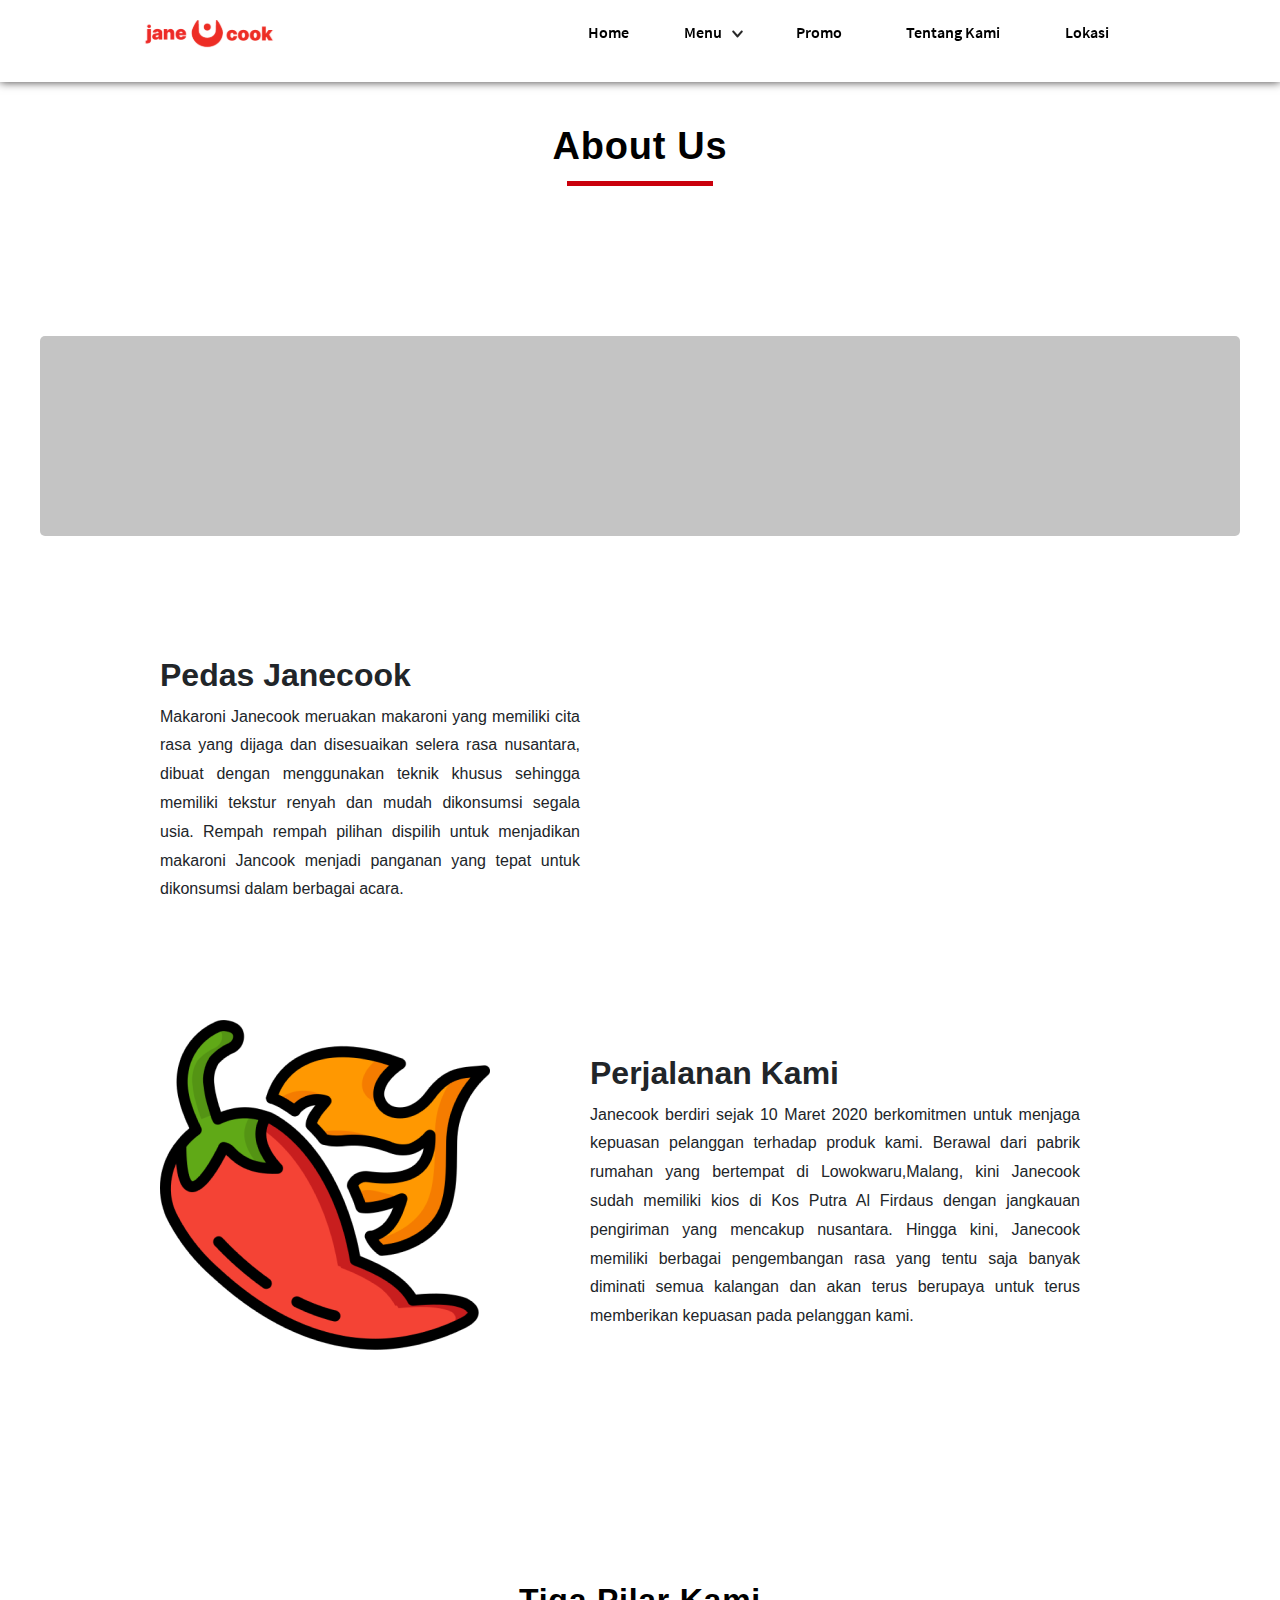
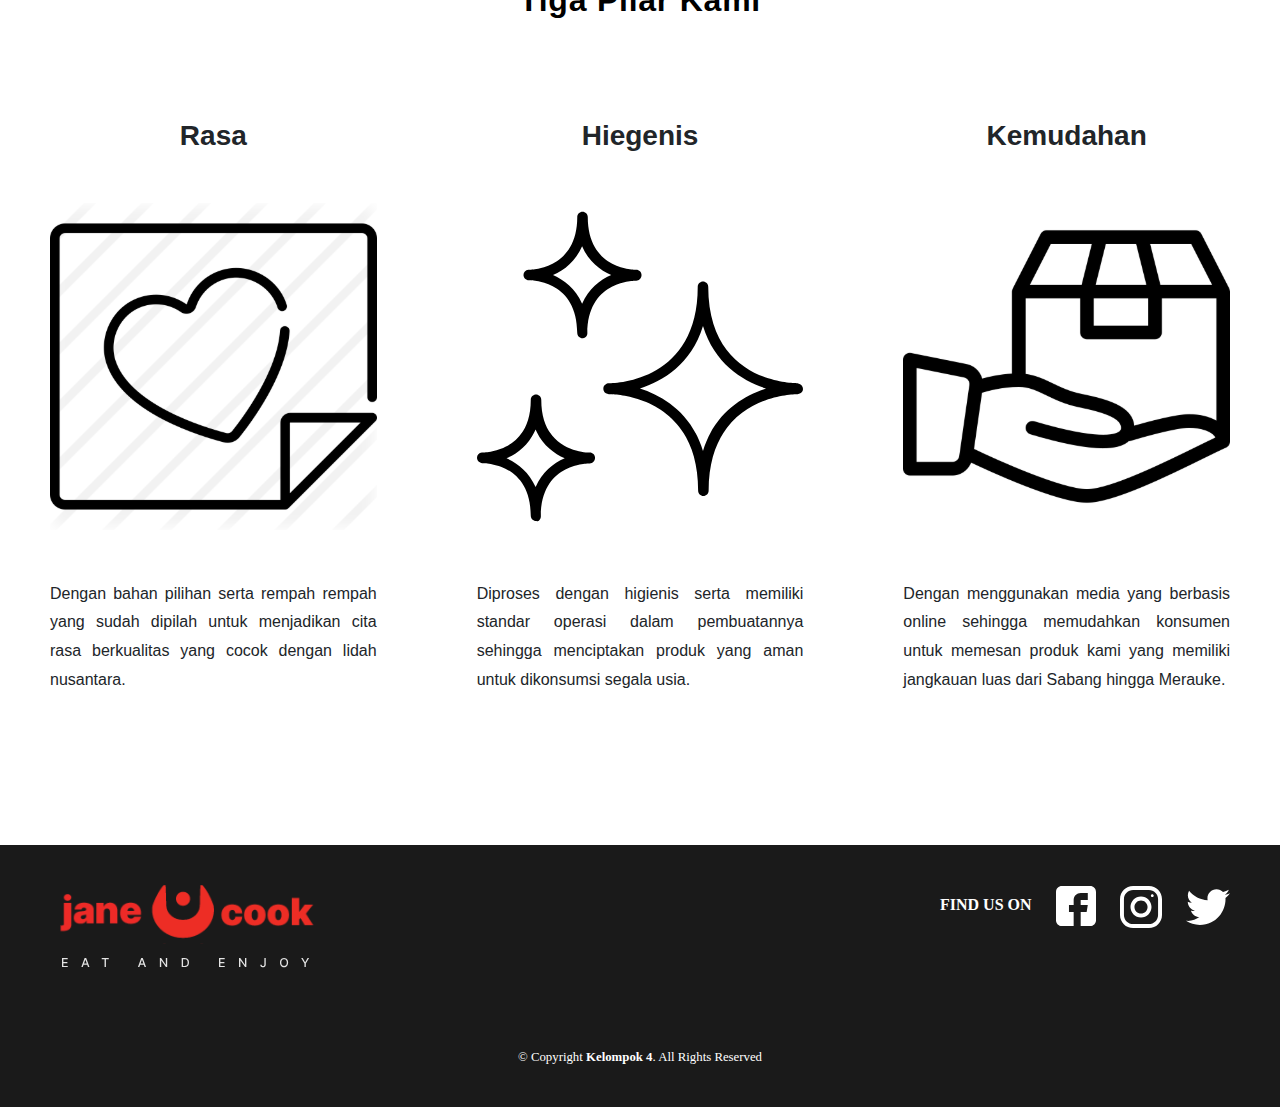
<file: tentang-kami.html>
<!DOCTYPE html>
<html lang="en">
  <head>
    <meta charset="UTF-8" />
    <meta name="viewport" content="width=device-width, initial-scale=1.0" />
    <title>Tentang Kami</title>
    <link rel="icon" type="image/gif/png" href="./assets/img/jancok.png" />
    <link rel="stylesheet" href="./bootstrap/css/bootstrap.min.css" />
    <link rel="stylesheet" href="./assets/css/styles.css" />
    <link rel="stylesheet" href="assets/css/tentang-kami.css" />
  </head>

  <body>
    <nav class="janecook-nav fixed-top">
      <div>
        <svg
          width="135"
          height="30"
          viewBox="0 0 135 30"
          fill="none"
          xmlns="http://www.w3.org/2000/svg"
          xmlns:xlink="http://www.w3.org/1999/xlink"
        >
          <rect width="135" height="30" fill="url(#pattern0)" />
          <defs>
            <pattern
              id="pattern0"
              patternContentUnits="objectBoundingBox"
              width="1"
              height="1"
            >
              <use
                xlink:href="#image0"
                transform="translate(-0.00673401) scale(0.003367 0.0151515)"
              />
            </pattern>
            <image
              id="image0"
              width="301"
              height="66"
              xlink:href="[data-uri]"
            />
          </defs>
        </svg>
      </div>
      <div>
        <ul>
          <li><a class="link" href="./index.html">Home</a></li>
          <li>
            <a
              class=""
              href="menu.html"
              role="button"
              id="dropdownMenuLink"
              data-toggle="dropdown"
              aria-haspopup="true"
              aria-expanded="false"
            >
              Menu<span
                ><svg
                  style="margin-left: 10px;"
                  width="11"
                  height="14"
                  viewBox="0 0 11 14"
                  fill=""
                  xmlns="http://www.w3.org/2000/svg"
                >
                  <path
                    d="M5.08331 10.431L0.311491 5.11692C0.0813503 4.86063 0.0813503 4.44511 0.311491 4.18884L0.868047 3.56904C1.09779 3.31319 1.47015 3.3127 1.70044 3.56795L5.5 7.77946L9.29955 3.56795C9.52983 3.3127 9.90219 3.31319 10.1319 3.56904L10.6885 4.18884C10.9186 4.44514 10.9186 4.86065 10.6885 5.11692L5.9167 10.431C5.68656 10.6873 5.31345 10.6873 5.08331 10.431Z"
                    fill="#292929"
                  /></svg
              ></span>
            </a>

            <div class="dropdown-menu" aria-labelledby="dropdownMenuLink">
              <a class="dropdown-item" href="./menu.html">Menu</a>
              <a class="dropdown-item" href="./menu.html?action=edit#menu-biasa"
                >Menu Biasa</a
              >
              <a
                class="dropdown-item"
                href="./menu.html?action=edit#menu-special"
                >Menu Spesial</a
              >
            </div>
          </li>
          <li><a href="./promo.html" class="link">Promo</a></li>
          <li><a href="./tentang-kami.html" class="link">Tentang Kami</a></li>
          <li><a href="./lokasi.html" class="link">Lokasi</a></li>
        </ul>
      </div>
    </nav>

    <script src="./assets/js/jquery.js"></script>
    <script src="./assets/js/popper.min.js"></script>
    <script src="./assets/js/bootstrap.min.js"></script>
    <script src="./assets/js/index.js" type="module"></script>

    <div class="header-main">
      <h1>About Us</h1>
      <div class="kotak-mera"></div>
    </div>

    <div class="motto"></div>

    <div class="header-info-1">
      <h2>Pedas Janecook</h2>
      <p>
        Makaroni Janecook meruakan makaroni yang memiliki cita rasa yang dijaga
        dan disesuaikan selera rasa nusantara, dibuat dengan menggunakan teknik
        khusus sehingga memiliki tekstur renyah dan mudah dikonsumsi segala
        usia. Rempah rempah pilihan dispilih untuk menjadikan makaroni Jancook
        menjadi panganan yang tepat untuk dikonsumsi dalam berbagai acara.
      </p>
    </div>
    <div class="gambar-cabe">
      <img src="assets/images/chili.png" alt="cabe cabean :)" />
    </div>
    <div class="header-info-2">
      <h2>Perjalanan Kami</h2>
      <p>
        Janecook berdiri sejak 10 Maret 2020 berkomitmen untuk menjaga kepuasan
        pelanggan terhadap produk kami. Berawal dari pabrik rumahan yang
        bertempat di Lowokwaru,Malang, kini Janecook sudah memiliki kios di Kos
        Putra Al Firdaus dengan jangkauan pengiriman yang mencakup nusantara.
        Hingga kini, Janecook memiliki berbagai pengembangan rasa yang tentu
        saja banyak diminati semua kalangan dan akan terus berupaya untuk terus
        memberikan kepuasan pada pelanggan kami.
      </p>
    </div>

    <div class="header-info-3">
      <h2>Tiga Pilar Kami</h2>
    </div>

    <div class="parent">
      <div class="child-1">
        <h3>Rasa</h3>
        <img src="assets/images/Rasa.svg" alt="Taste" />
        <p>
          Dengan bahan pilihan serta rempah rempah yang sudah dipilah untuk
          menjadikan cita rasa berkualitas yang cocok dengan lidah nusantara.
        </p>
      </div>
      <div class="child-2">
        <h3>Hiegenis</h3>
        <img src="assets/images/Higienis.svg" alt="Higienis" />
        <p>
          Diproses dengan higienis serta memiliki standar operasi dalam
          pembuatannya sehingga menciptakan produk yang aman untuk dikonsumsi
          segala usia.
        </p>
      </div>
      <div class="child-3">
        <h3>Kemudahan</h3>
        <img src="assets/images/Kemudahan.svg" alt="Kemudahan" />
        <p>
          Dengan menggunakan media yang berbasis online sehingga memudahkan
          konsumen untuk memesan produk kami yang memiliki jangkauan luas dari
          Sabang hingga Merauke.
        </p>
      </div>
    </div>
    <footer class="janecook-footer">
      <div class="atas">
        <div class="kiri">
          <svg
            width="291"
            height="83"
            viewBox="0 0 301 93"
            fill="none"
            xmlns="http://www.w3.org/2000/svg"
            xmlns:xlink="http://www.w3.org/1999/xlink"
          >
            <path
              d="M12.1186 92V81.8182H18.5021V83.1406H13.6548V86.2429H18.169V87.5604H13.6548V90.6776H18.5618V92H12.1186ZM35.4142 92H33.7836L37.4476 81.8182H39.2225L42.8865 92H41.2559L38.3773 83.6676H38.2978L35.4142 92ZM35.6877 88.0128H40.9775V89.3054H35.6877V88.0128ZM56.638 83.1406V81.8182H64.5179V83.1406H61.3411V92H59.8098V83.1406H56.638ZM98.8244 92H97.1937L100.858 81.8182H102.633L106.297 92H104.666L101.787 83.6676H101.708L98.8244 92ZM99.0978 88.0128H104.388V89.3054H99.0978V88.0128ZM129.985 81.8182V92H128.573L123.398 84.5327H123.303V92H121.767V81.8182H123.189L128.369 89.2955H128.464V81.8182H129.985ZM149.522 92H146.226V81.8182H149.627C150.624 81.8182 151.481 82.022 152.197 82.4297C152.913 82.834 153.461 83.4157 153.843 84.1747C154.227 84.9304 154.419 85.8369 154.419 86.8942C154.419 87.9548 154.225 88.8662 153.838 89.6286C153.453 90.3909 152.896 90.9775 152.167 91.3885C151.438 91.7962 150.556 92 149.522 92ZM147.762 90.6577H149.438C150.213 90.6577 150.858 90.5118 151.372 90.2202C151.885 89.9252 152.27 89.4993 152.525 88.9425C152.78 88.3823 152.908 87.6996 152.908 86.8942C152.908 86.0954 152.78 85.4176 152.525 84.8608C152.273 84.304 151.897 83.8814 151.396 83.593C150.896 83.3047 150.275 83.1605 149.532 83.1605H147.762V90.6577ZM188.035 92V81.8182H194.418V83.1406H189.571V86.2429H194.085V87.5604H189.571V90.6776H194.478V92H188.035ZM218.688 81.8182V92H217.276L212.101 84.5327H212.006V92H210.47V81.8182H211.892L217.072 89.2955H217.167V81.8182H218.688ZM238.887 81.8182H240.418V89.0369C240.418 89.6899 240.289 90.2483 240.03 90.7124C239.775 91.1764 239.415 91.531 238.951 91.7763C238.487 92.0182 237.944 92.1392 237.32 92.1392C236.747 92.1392 236.232 92.0348 235.774 91.826C235.32 91.6172 234.961 91.3139 234.695 90.9162C234.434 90.5152 234.303 90.0279 234.303 89.4545H235.829C235.829 89.7363 235.894 89.9799 236.023 90.1854C236.155 90.3909 236.336 90.5516 236.565 90.6676C236.797 90.7803 237.062 90.8366 237.36 90.8366C237.685 90.8366 237.96 90.7687 238.186 90.6328C238.414 90.4936 238.588 90.2898 238.708 90.0213C238.827 89.7528 238.887 89.4247 238.887 89.0369V81.8182ZM265.498 86.9091C265.498 87.9962 265.299 88.9309 264.902 89.7131C264.504 90.492 263.959 91.0919 263.266 91.5128C262.577 91.9304 261.793 92.1392 260.914 92.1392C260.033 92.1392 259.246 91.9304 258.553 91.5128C257.864 91.0919 257.32 90.4903 256.922 89.7081C256.525 88.9259 256.326 87.9929 256.326 86.9091C256.326 85.822 256.525 84.889 256.922 84.1101C257.32 83.3279 257.864 82.728 258.553 82.3104C259.246 81.8894 260.033 81.679 260.914 81.679C261.793 81.679 262.577 81.8894 263.266 82.3104C263.959 82.728 264.504 83.3279 264.902 84.1101C265.299 84.889 265.498 85.822 265.498 86.9091ZM263.977 86.9091C263.977 86.0805 263.843 85.3828 263.574 84.8161C263.309 84.246 262.944 83.8151 262.48 83.5234C262.02 83.2285 261.498 83.081 260.914 83.081C260.328 83.081 259.804 83.2285 259.343 83.5234C258.883 83.8151 258.518 84.246 258.25 84.8161C257.984 85.3828 257.852 86.0805 257.852 86.9091C257.852 87.7377 257.984 88.437 258.25 89.0071C258.518 89.5739 258.883 90.0047 259.343 90.2997C259.804 90.5914 260.328 90.7372 260.914 90.7372C261.498 90.7372 262.02 90.5914 262.48 90.2997C262.944 90.0047 263.309 89.5739 263.574 89.0071C263.843 88.437 263.977 87.7377 263.977 86.9091ZM280.095 81.8182H281.84L284.5 86.4467H284.609L287.269 81.8182H289.014L285.32 88.0028V92H283.789V88.0028L280.095 81.8182Z"
              fill="#E3E3E3"
            />
            <rect width="301" height="66" fill="url(#pattern0)" />
            <defs>
              <pattern
                id="pattern0"
                patternContentUnits="objectBoundingBox"
                width="1"
                height="1"
              >
                <use
                  xlink:href="#image0"
                  transform="scale(0.00332226 0.0151515)"
                />
              </pattern>
              <image
                id="image0"
                width="301"
                height="66"
                xlink:href="[data-uri]"
              />
            </defs>
          </svg>
        </div>
        <div class="kanan">
          <a><b>FIND US ON</b></a>
          <a>
            <svg
              width="40"
              height="41"
              viewBox="0 0 40 41"
              fill="none"
              xmlns="http://www.w3.org/2000/svg"
            >
              <path
                d="M34.1406 0H5.85938C2.62878 0 0 2.63608 0 5.87565V34.2354C0 37.475 2.62878 40.1111 5.85938 40.1111H17.6562V25.9312H12.9688V18.8804H17.6562V14.1016C17.6562 10.2135 20.8102 7.05078 24.6875 7.05078H31.7969V14.1016H24.6875V18.8804H31.7969L30.625 25.9312H24.6875V40.1111H34.1406C37.3712 40.1111 40 37.475 40 34.2354V5.87565C40 2.63608 37.3712 0 34.1406 0Z"
                fill="white"
              />
            </svg>
          </a>
          <a>
            <svg
              width="42"
              height="42"
              viewBox="0 0 42 42"
              fill="none"
              xmlns="http://www.w3.org/2000/svg"
            >
              <path
                d="M28.875 0H13.125C5.87738 0 0 5.87738 0 13.125V28.875C0 36.1226 5.87738 42 13.125 42H28.875C36.1226 42 42 36.1226 42 28.875V13.125C42 5.87738 36.1226 0 28.875 0ZM38.0625 28.875C38.0625 33.9412 33.9412 38.0625 28.875 38.0625H13.125C8.05875 38.0625 3.9375 33.9412 3.9375 28.875V13.125C3.9375 8.05875 8.05875 3.9375 13.125 3.9375H28.875C33.9412 3.9375 38.0625 8.05875 38.0625 13.125V28.875Z"
                fill="white"
              />
              <path
                d="M21 10.5C15.2014 10.5 10.5 15.2014 10.5 21C10.5 26.7986 15.2014 31.5 21 31.5C26.7986 31.5 31.5 26.7986 31.5 21C31.5 15.2014 26.7986 10.5 21 10.5ZM21 27.5625C17.3828 27.5625 14.4375 24.6173 14.4375 21C14.4375 17.3801 17.3828 14.4375 21 14.4375C24.6173 14.4375 27.5625 17.3801 27.5625 21C27.5625 24.6173 24.6173 27.5625 21 27.5625Z"
                fill="white"
              />
              <path
                d="M32.2875 11.1117C33.0602 11.1117 33.6866 10.4853 33.6866 9.7126C33.6866 8.93989 33.0602 8.31348 32.2875 8.31348C31.5148 8.31348 30.8884 8.93989 30.8884 9.7126C30.8884 10.4853 31.5148 11.1117 32.2875 11.1117Z"
                fill="white"
              />
            </svg>
          </a>
          <a>
            <svg
              width="44"
              height="44"
              viewBox="0 0 44 44"
              fill="none"
              xmlns="http://www.w3.org/2000/svg"
            >
              <g clip-path="url(#clip0)">
                <path
                  d="M44 8.35725C42.3638 9.075 40.6203 9.55075 38.8025 9.78175C40.6725 8.66525 42.0998 6.91075 42.7708 4.796C41.0273 5.8355 39.1022 6.56975 37.0508 6.9795C35.3952 5.21675 33.0357 4.125 30.4618 4.125C25.4677 4.125 21.4473 8.1785 21.4473 13.1478C21.4473 13.8628 21.5077 14.5502 21.6562 15.2047C14.157 14.839 7.52125 11.2448 3.0635 5.7695C2.28525 7.11975 1.82875 8.66525 1.82875 10.329C1.82875 13.453 3.4375 16.2222 5.8355 17.8255C4.38625 17.798 2.9645 17.3772 1.76 16.7145C1.76 16.742 1.76 16.7778 1.76 16.8135C1.76 21.197 4.88675 24.838 8.987 25.6768C8.25275 25.8775 7.4525 25.9737 6.622 25.9737C6.0445 25.9737 5.4615 25.9408 4.91425 25.8197C6.083 29.392 9.3995 32.0182 13.343 32.1035C10.274 34.5042 6.37725 35.9508 2.15875 35.9508C1.419 35.9508 0.7095 35.9177 0 35.827C3.99575 38.4038 8.73125 39.875 13.838 39.875C30.437 39.875 39.512 26.125 39.512 14.2065C39.512 13.8077 39.4982 13.4228 39.479 13.0405C41.2692 11.77 42.7735 10.1832 44 8.35725Z"
                  fill="white"
                />
              </g>
              <defs>
                <clipPath id="clip0">
                  <rect width="44" height="44" fill="white" />
                </clipPath>
              </defs>
            </svg>
          </a>
        </div>
      </div>
      <div style="padding: 40px;" class="bawah">
        © Copyright <b>Kelompok 4</b>. All Rights Reserved
      </div>
    </footer>
  </body>
</html>
</file>
<file: assets/css/styles.css>
@import "./fonts.css";
@import "./home.css";
@import "./tentang-kami.css";
@import "./menu.css";
@import "./lokasi.css";
@import "./appbar.css";
@import "./footerbar.css";
</file>
<file: assets/css/promo.css>
body {
  background-image: url(../gambar/Vector2.png), url(../gambar/Vector3.png),
    url(../gambar/Vector4.png), url(../gambar/Vector5.png);
  background-repeat: no-repeat;
  background-position: top right, center right, bottom left, center left;
}

.judulAtas {
  text-align: center;
  margin-top: 150px;
  line-height: 1.4em;
  font-family: Arial, Helvetica, sans-serif;
  font-style: normal;
  font-size: 38px;
  letter-spacing: 0.02em;
  color: #000000;
}

.judulAtas h1 {
  font-size: 40px;
  font-weight: bold;
  font-family: "Chivo", sans-serif;
  padding-bottom: 20px;
}

.kotak-merah {
  margin: auto;
  text-align: center;
  width: 246px;
  margin-top: -10px;
  height: 5px;
  background: #ca000c;
  margin-bottom: 150px;
}

.description {
  margin-top: 70px;
  height: 220px;
}

.description img {
  width: 164px;
  height: 164px;
  margin-left: 300px;
  margin-top: 30px;
  padding-right: 10px;
}

.description p {
  margin-left: 500px;
  margin-top: -120px;
  padding-left: 40px;
  border-left: solid 2px black;
  width: 567px;
  height: 95px;
  font-size: 16px;
  font-family: sans-serif;
}

.kupon {
  margin-top: 100px;
  margin-bottom: 100px;
}

.Palugada {
  border: solid 2px black;
  border-radius: 15px;
  margin-left: 500px;
  margin-top: 50px;
  width: 500px;
  display: inline-block;
  background: linear-gradient(#ffa4a4, #ffe3e3, #ffffff);
}

.pedas {
  border: solid 2px black;
  border-radius: 15px;
  margin-left: 500px;
  margin-top: 50px;
  width: 500px;
  display: inline-block;
  background: linear-gradient(#baffff, #e0fbff, #f3ffff);
}

.nagih {
  border: solid 2px black;
  border-radius: 15px;
  margin-left: 500px;
  margin-top: 50px;
  width: 500px;
  display: inline-block;
  background: linear-gradient(#fdffad, #fcffeb, #fffff6);
}

.deskProduk {
  font-family: "Chivo", sans-serif;
  margin-top: 40px;
}

.deskProduk h3 {
  text-align: center;
  font-weight: bold;
  font-size: 40px;
}

.deskProduk p {
  text-align: center;
  font-size: 15px;
}

.disc {
  margin-top: 50px;
  margin-left: 40px;
  display: inline-block;
  font-family: "Chivo", sans-serif;
}

.disc h3 {
  text-align: center;
  font-size: 50px;
  font-weight: bold;
}

.off {
  font-size: 20px;
}

.disc p {
  font-size: 10px;
}

.disc1 {
  margin-top: 50px;
  margin-left: 40px;
  display: inline-block;
  font-family: "Chivo", sans-serif;
}

.disc1 h3 {
  text-align: left;
  font-size: 40px;
  font-weight: bold;
}

.disc1 p {
  font-size: 21px;
  font-weight: bold;
}

.gambarKupon {
  display: inline-block;
  width: 300px;
  height: 300px;
  border-radius: 100%;
  float: right;
  margin-right: 20px;
  margin-top: -40px;
}

.copyTeks input {
  float: left;
  margin-left: 40px;
  margin-top: -40px;
  font-weight: bold;
  width: 110px;
  background: none;
  border: none;
  text-align: center;
  font-size: 1px;
}

.copyTeks button {
  font-family: "Chivo", sans-serif;
  width: 100px;
  height: 50px;
  font-size: 14px;
  float: right;
  margin-right: 125px;
  margin-top: -175px;
  border-radius: 10px;
  box-shadow: 2px 2px 2px rgba(0, 0, 0, 0.8);
  background-color: #fa2750;
  border-style: solid;
}

.copyTeks button:hover {
  background-color: #63d6c7;
  color: snow;
}
</file>
<file: assets/css/tentang-kami.css>
* h1,
h2,
h3 {
  font-weight: bolder;
}

* p {
  line-height: 1.8rem;
}
/* Header main */
.header-main h1 {
  text-align: center;
  line-height: 1.4em;
  font-family: Arial, Helvetica, sans-serif;
  font-style: normal;
  font-size: 38px;
  letter-spacing: 0.02em;
  color: #000000;
  margin-top: 120px;
}
.kotak-mera {
  margin: auto;
  text-align: center;
  width: 146px;
  height: 5px;
  background: #ca000c;
  margin-bottom: 150px;
}

/* Space kosong */
.motto {
  width: 1200px;
  height: 200px;
  margin: auto;
  margin-bottom: 120px;
  background: #c4c4c4;
  border-radius: 5px;
}

/* Header info 1 */
.header-info-1 {
  text-align: justify;
  margin-left: 160px;
  margin-right: 700px;
}
.gambar-cabe img {
  float: left;
  margin-top: 100px;
  margin-left: 160px;
  margin-right: 100px;
}

/* Header info 2 */
.header-info-2 {
  text-align: justify;
  margin-top: 150px;
  margin-left: 160px;
  margin-right: 200px;
  margin-bottom: 130px;
}

/* Pilar  */
.header-info-3 {
  text-align: center;
  line-height: 1.4em;
  font-family: Arial, Helvetica, sans-serif;
  font-style: normal;
  font-size: 38px;
  letter-spacing: 0.02em;
  color: #000000;
  margin-top: 250px;
  margin-bottom: 50px;
}
.parent {
  text-align: justify;
  display: flex;
  justify-content: space-evenly;
  margin-bottom: 100px;
}
.parent h3 {
  display: flex;
  justify-content: space-evenly;
  margin-bottom: 50px;
}
.parent img {
  margin-bottom: 50px;
}
.child-1 {
  width: 800px;
  display: flex;
  justify-content: center;
  flex-direction: column;
  margin: 50px;
  margin-bottom: 50px;
}
.child-2 {
  width: 800px;
  display: flex;
  justify-content: center;
  flex-direction: column;
  margin: 50px;
  margin-bottom: 50px;
}
.child-3 {
  width: 800px;
  display: flex;
  justify-content: center;
  flex-direction: column;
  margin: 50px;
  margin-bottom: 50px;
}

.parent p {
  margin: auto;
}
</file>
